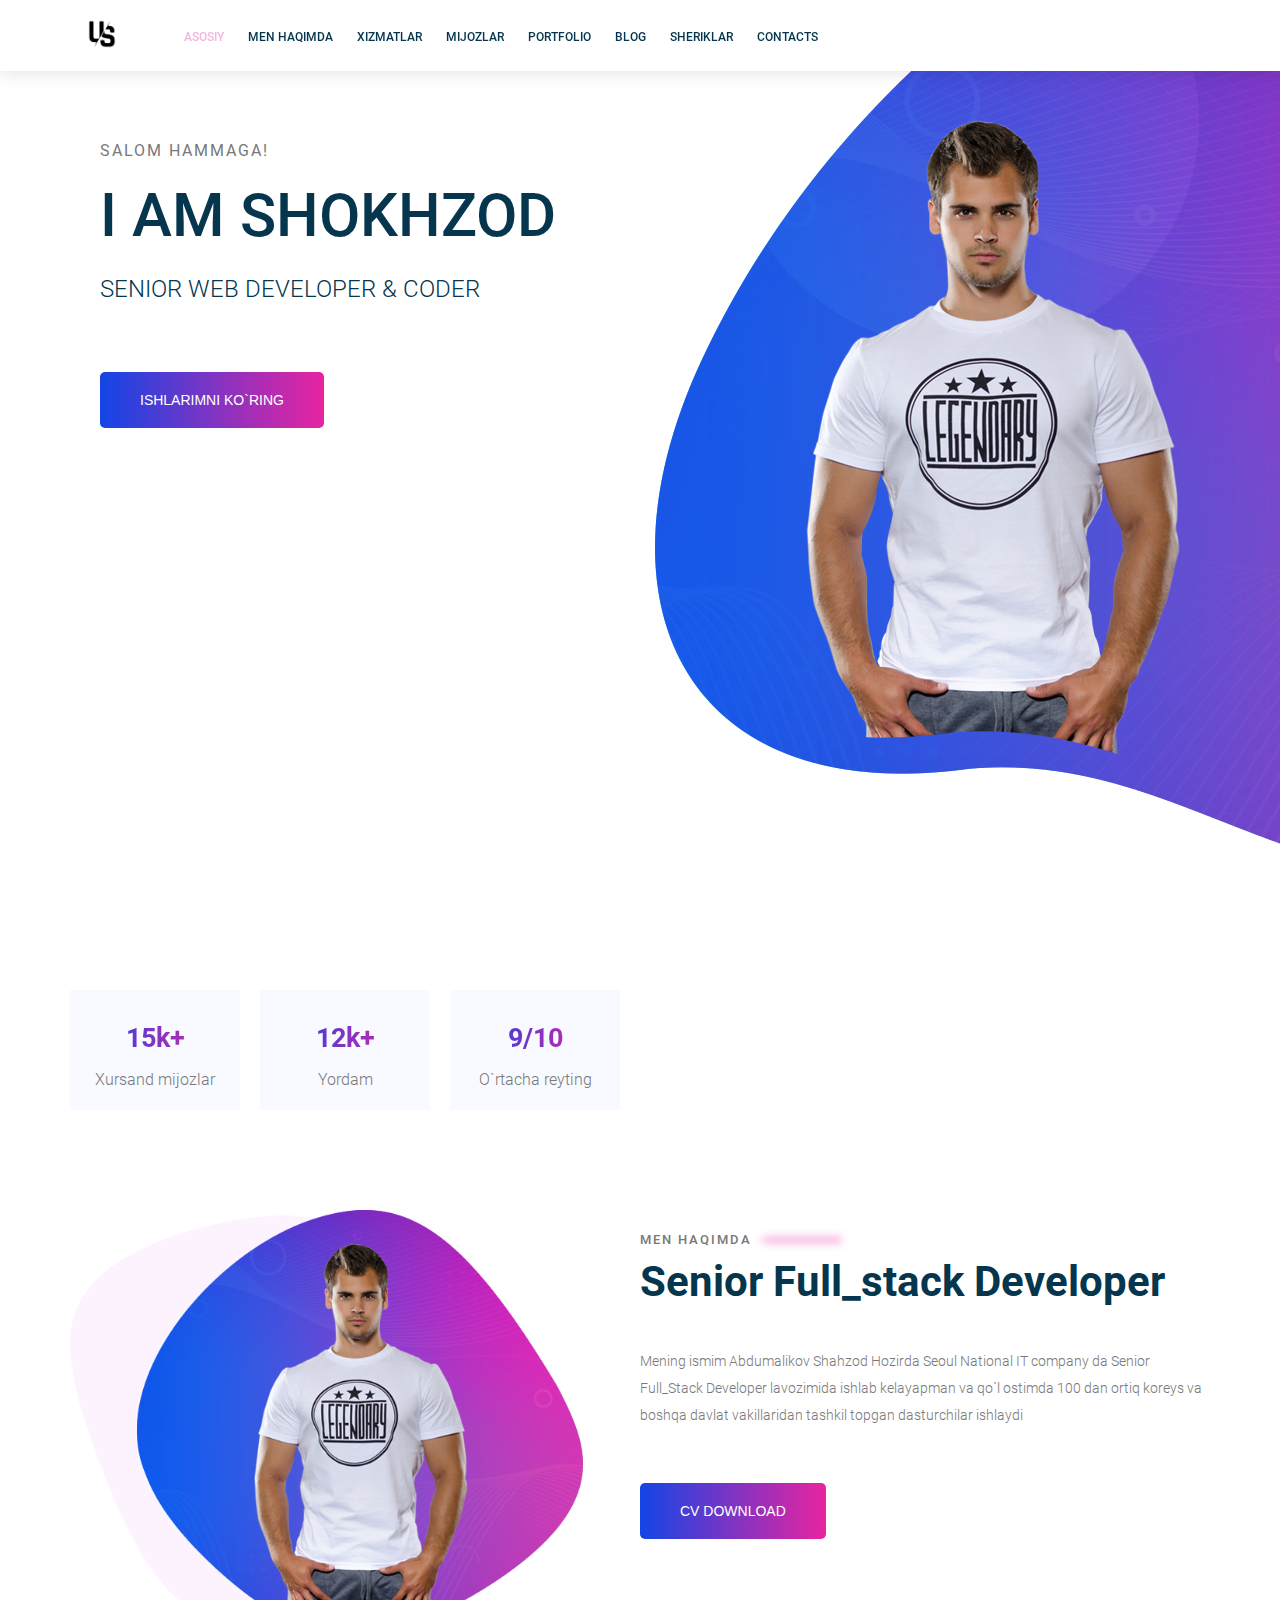
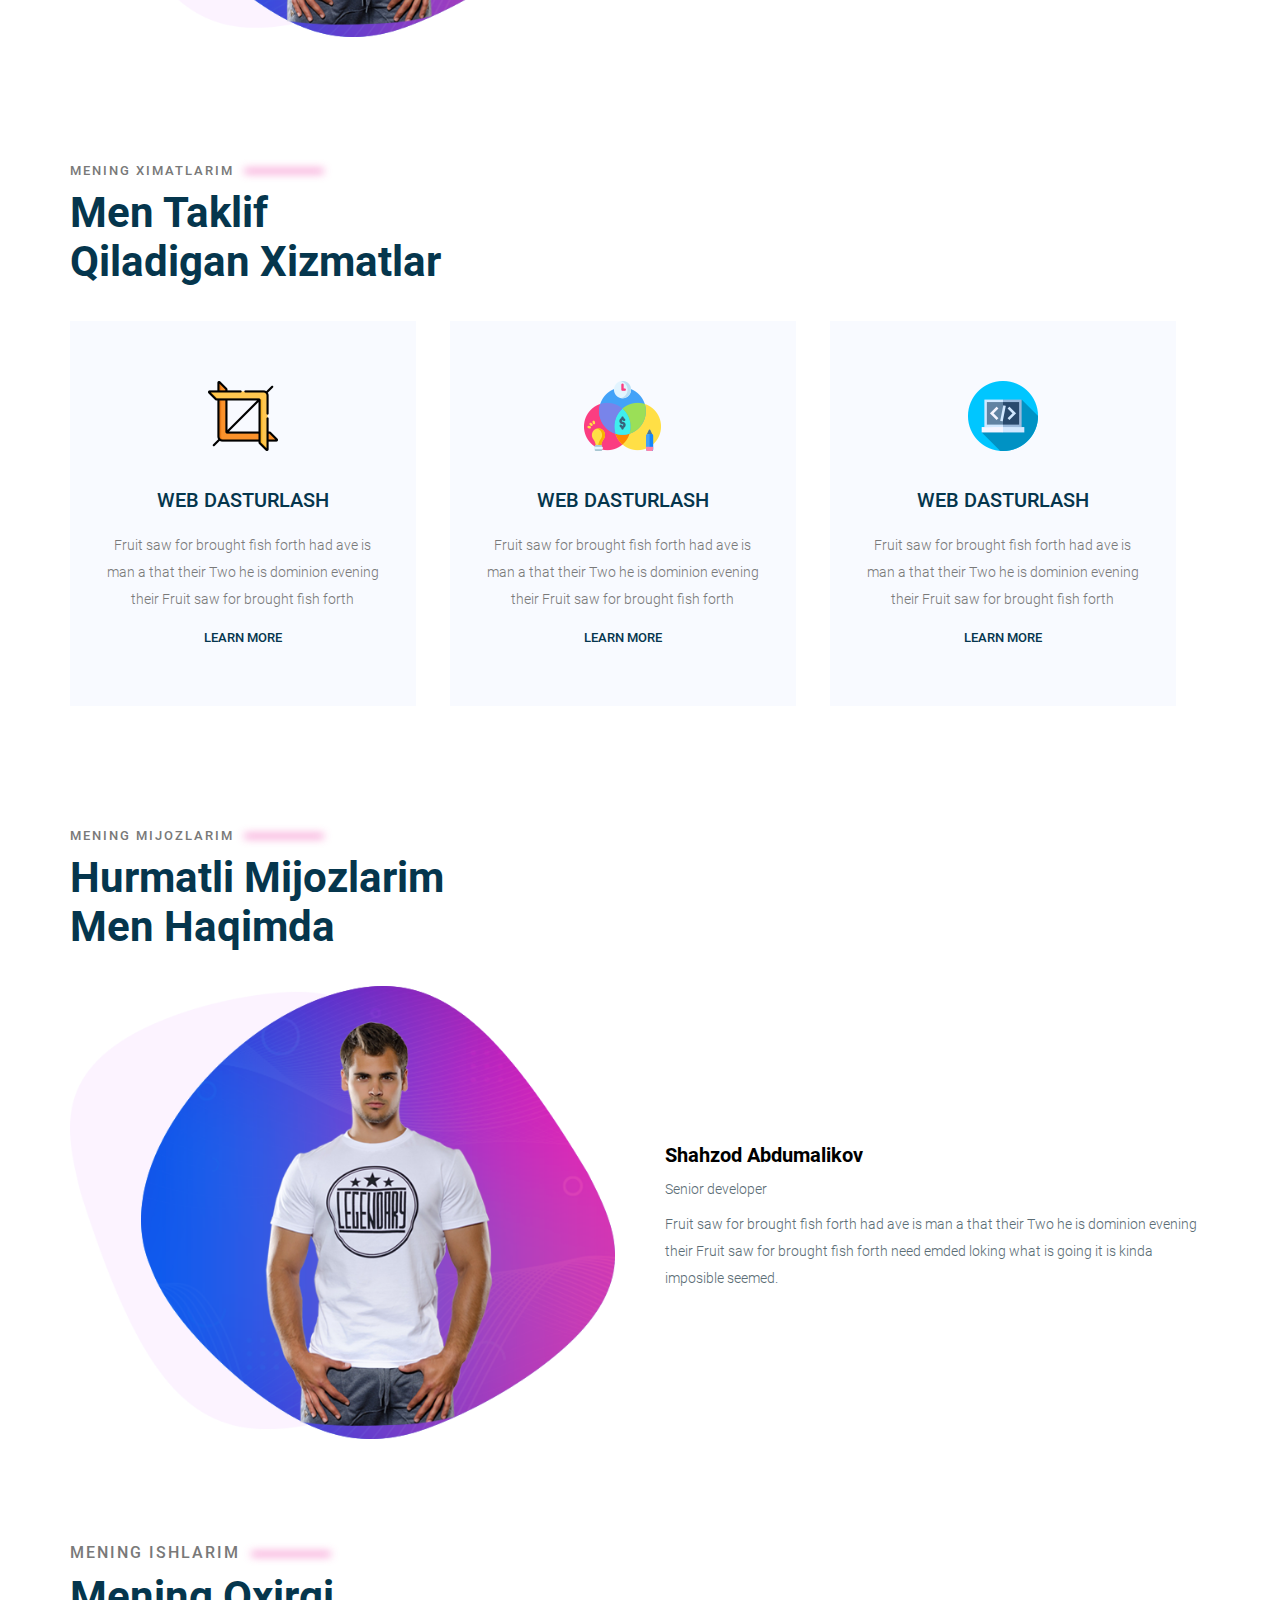
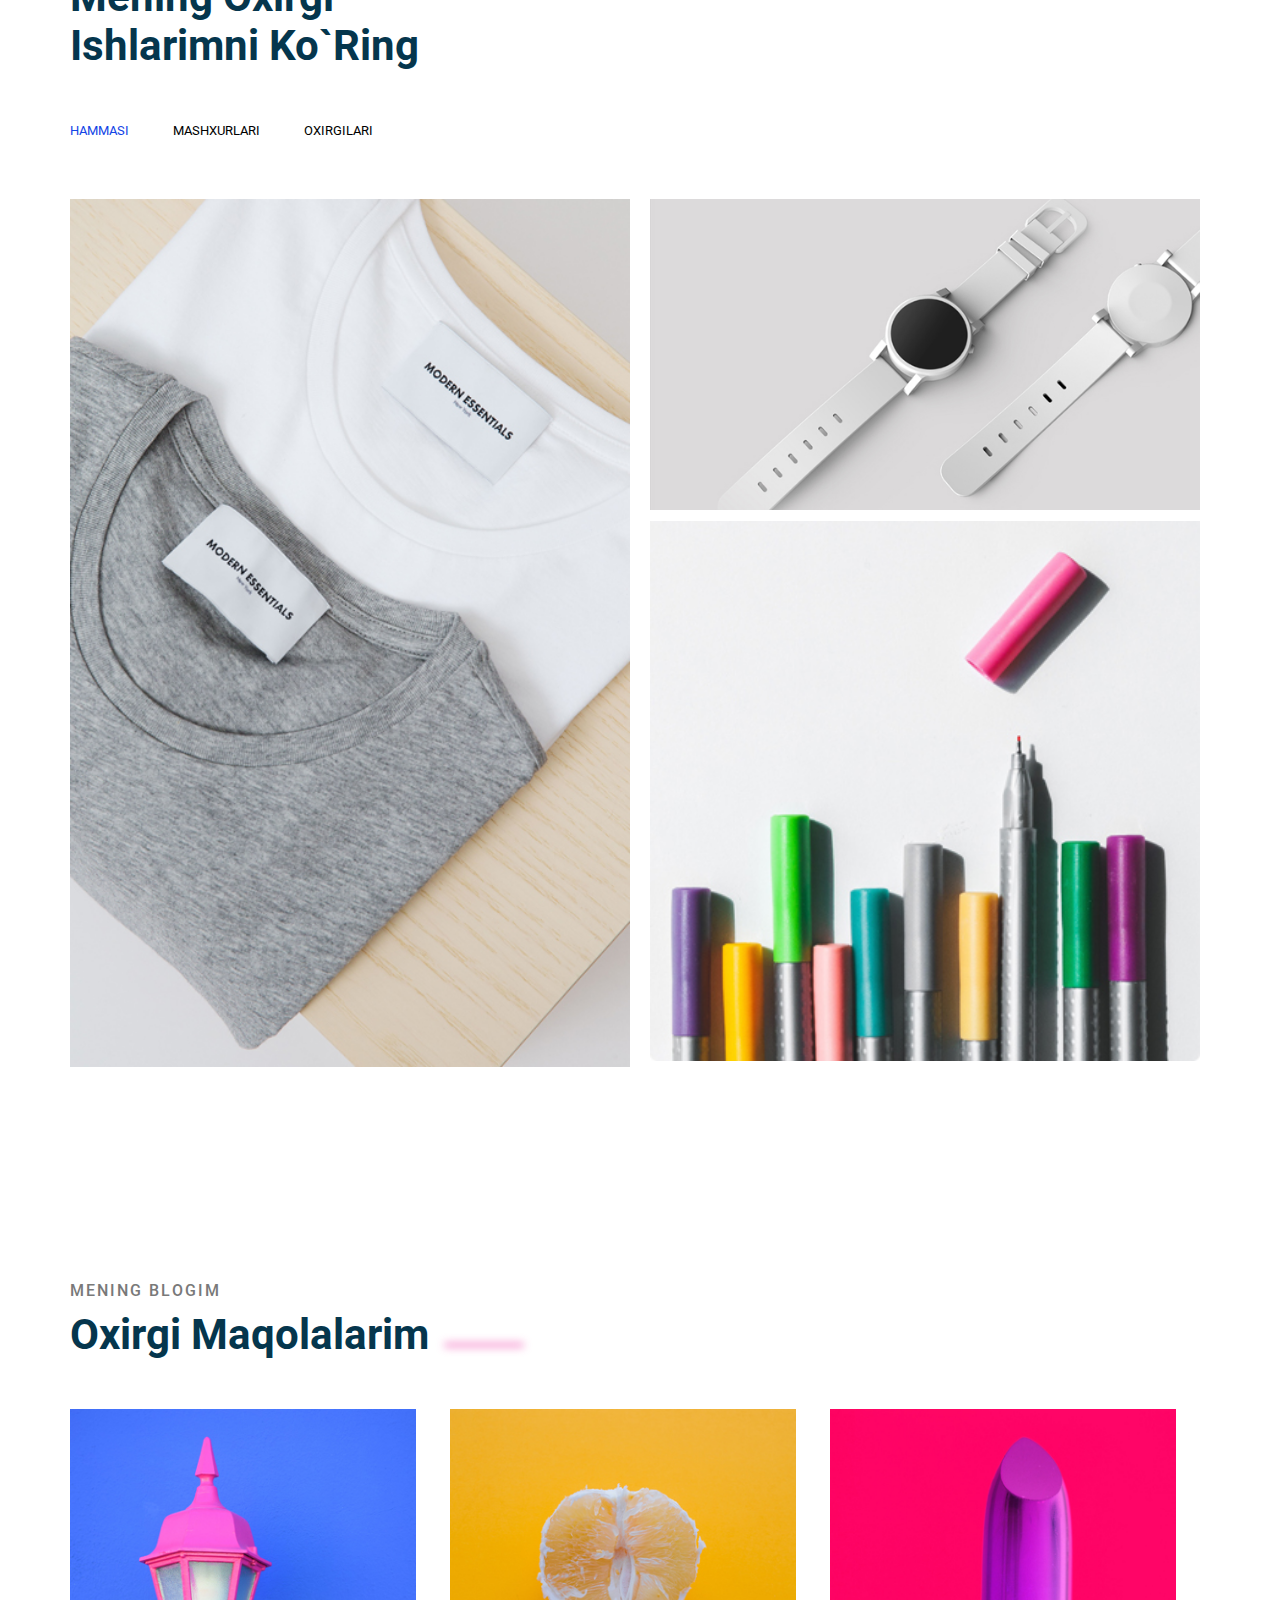
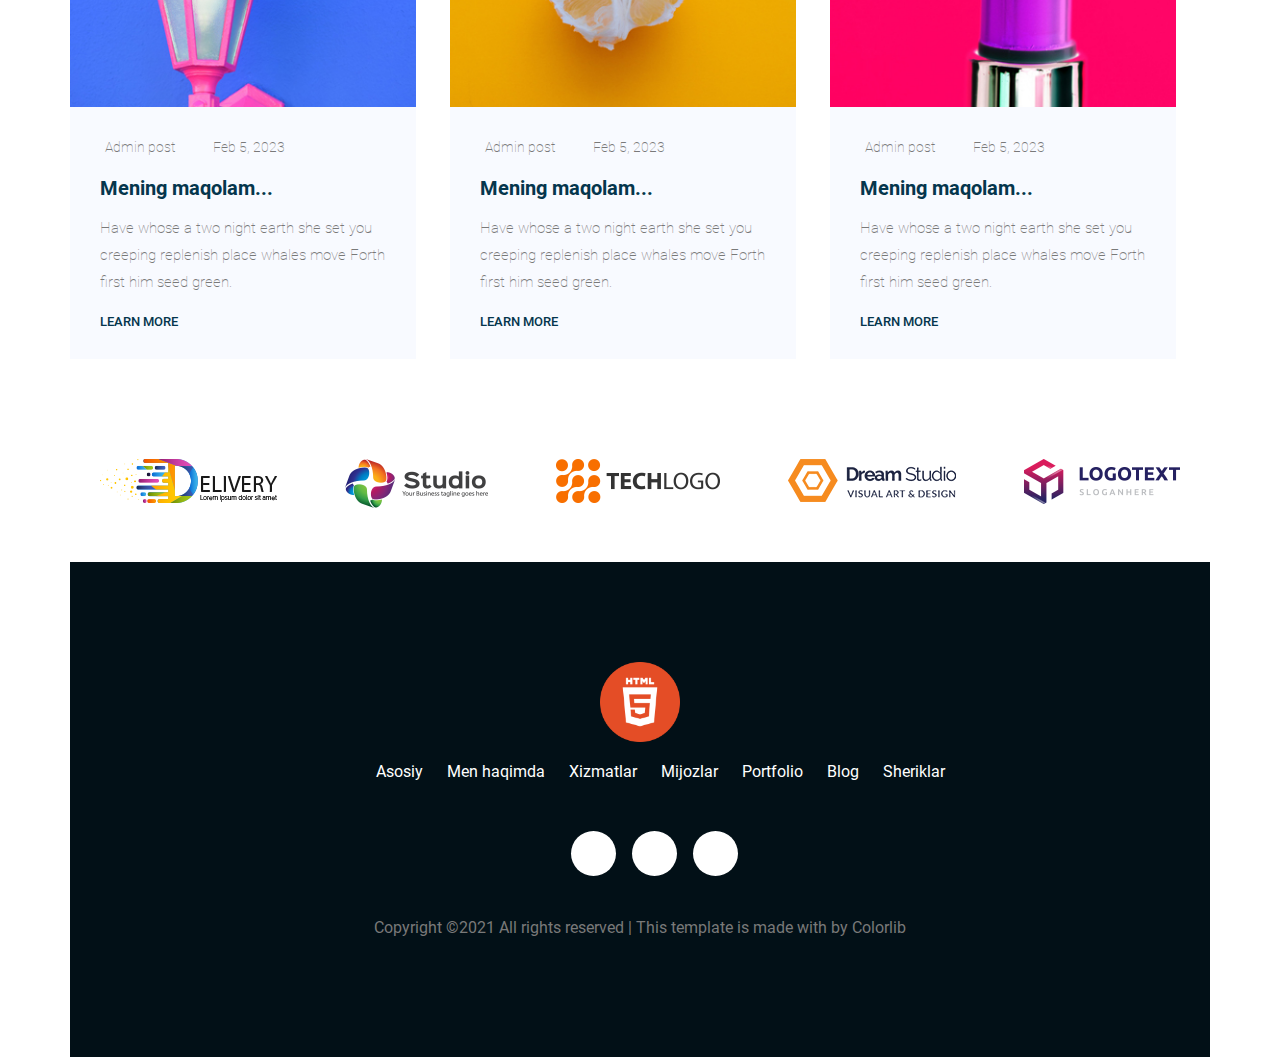
<file: index.html>
<!DOCTYPE html>
<html>
    <head>
        <title>Portfolio</title>
        <meta name="viewport" content="width=device-width, initial-scale=1.0">
        <link rel="stylesheet" href="./Css/shared.css">
        <link rel="stylesheet" href="./Css/main.css">
        <link rel="stylesheet" href="https://cdnjs.cloudflare.com/ajax/libs/font-awesome/6.6.0/css/all.min.css" integrity="sha512-Kc323vGBEqzTmouAECnVceyQqyqdsSiqLQISBL29aUW4U/M7pSPA/gEUZQqv1cwx4OnYxTxve5UMg5GT6L4JJg==" crossorigin="anonymous" referrerpolicy="no-referrer" />
        <link rel="icon" href="./Images/logo.png" type="images.png">
    </head>
    <body>
        <!--Header section-->
            <header class="main_header">
                <div class="container">
                <div class="main_header__brand">
                    <a href="./index.html">
                        <img src="./Images/logo.png" alt="Logo">
                    </a>
                </div>
                <nav class="main_navigation">
                    <ul class="main_navigation__items">
                        <li class="main_navigation__item active">
                            <a href="./index.html">Asosiy</a>
                        </li>
                        <li class="main_navigation__item">
                            <a href="#about_me">Men haqimda</a>
                        </li>
                        <li class="main_navigation__item">
                            <a href="#services">Xizmatlar</a>
                        </li>
                        <li class="main_navigation__item">
                            <a href="#clients">Mijozlar</a>
                        </li>
                        <li class="main_navigation__item">
                            <a href="#portfolio">Portfolio</a>
                        </li>
                        <li class="main_navigation__item">
                            <a href="#blog">Blog</a>
                        </li>
                        <li class="main_navigation__item">
                            <a href="#partners">Sheriklar</a>
                        </li>
                        <li class="main_navigation__item">
                            <a href="./contact.html">Contacts</a>
                        </li>
                    </ul>
                </nav>
            </div>
            </header>
        <!--/Header section-->

        <!--Main section-->
        <div class="main_banner">
            <div class="container">
                <section id="main_section" class="main_section">
                    <div class="main_section__info">
                        <h4 class="main_section__welcome to_uppercase">Salom hammaga!</h4>
                        <h1 class="main_section__introduction to_uppercase">I am Shokhzod</h1>
                        <h3 class="main_section__position to_uppercase">Senior Web Developer & Coder</h3>
                        <div class="main_section__social-networks">
                            <a href="https://t.me/Abduma1ikov01">
                                <i class="fa-brands fa-telegram"></i>
                            </a>
                            <a href="https://www.youtube.com/c/UlugbekSamigjonov">
                                <i class="fa-brands fa-youtube"></i>
                            </a>
                            <a href="https://instagram.com/shahzod.abdumalikov.01">
                                <i class="fa-brands fa-instagram"></i>
                            </a>
                            <a href="https://www.facebook.com/share/p/wyToyb11zvjnwNHB/?mibextid=oFDknk">
                                <i class="fa-brands fa-facebook"></i>
                            </a>
                        </div>
                        <button type="button" class="button main_section__action to_uppercase">
                            Ishlarimni ko`ring
                        </button>
                    </div>
                    <div class="main_section__image">
                        <img src="./Images/me.png" alt="My image">
                    </div>
                </section>
                <div class="clearfix"></div>    
                </section>
                <div class="clearfix"></div>
            </div>
        </div>
        <!--!Main section-->

        <!--Statistics section-->
        <div class="container">
            <section id="statistics" class="statistics">
                <div class="statistics_item">
                    <h3 class="statistics_number">
                        15k+
                    </h3>
                    <p class="statistics_title">
                        Xursand mijozlar
                    </p>
                </div>
                <div class="statistics_item">
                    <h3 class="statistics_number">
                        12k+
                    </h3>
                    <p class="statistics_title">
                        Yordam
                    </p>
                </div>
                <div class="statistics_item">
                    <h3 class="statistics_number">
                        9/10
                    </h3>
                    <p class="statistics_title">
                        O`rtacha reyting
                    </p>
                </div>
            </section>
        </div>

        <!--About me section-->
        <div class="container">
            <section id="about_me" class="about_me">
                <div class="about_me__image">
                    <img src="./Images/about-me.png" alt="about me image">
                </div>
                <div class="about_me__info">
                    <h5 class="section_subtitle">
                        Men haqimda
                        <span class="blur_line"></span>
                    </h5>
                    <h3 class="section_title">
                        Senior full_stack developer
                    </h3>
                    <p class="about_me__description">
                        Mening ismim Abdumalikov Shahzod Hozirda Seoul National IT company da Senior Full_Stack Developer lavozimida ishlab kelayapman va qo`l ostimda 100 dan ortiq koreys va boshqa davlat vakillaridan tashkil topgan dasturchilar ishlaydi
                    </p>
                    <button type="button" class="button to_uppercase about_me__action">
                        CV download
                    </button>
                </div>
            </section>
        </div>
        <div class="clearfix"></div>
        <!--/About me section-->

        <!--Services section-->
        <div class="container">
            <section id="services" class="services">
                <h5 class="section_subtitle">
                    Mening ximatlarim
                    <span class="blur_line"></span>
                </h5>
                <h2 class="section_title">
                    Men taklif<br>
                    qiladigan xizmatlar
                </h2>
                <div class="services_cards">
                    <div class="service_card">
                        <img class="service_card__icon" src="./Images/service-1.png" alt="service 1">
                        <h5 class="service_card__title">Web dasturlash</h5>
                        <p class="service_card__description">
                            Fruit saw for brought fish forth had ave is man a that their Two he is dominion evening their Fruit saw for brought fish forth
                        </p>
                        <a href="#" class="service_card__link">
                            Learn more
                        </a>
                    </div>
                    <div class="service_card">
                        <img class="service_card__icon" src="./Images/service-2.png" alt="service 1">
                        <h5 class="service_card__title">Web dasturlash</h5>
                        <p class="service_card__description">
                            Fruit saw for brought fish forth had ave is man a that their Two he is dominion evening their Fruit saw for brought fish forth
                        </p>
                        <a href="#" class="service_card__link">
                            Learn more
                        </a>
                    </div>
                    <div class="service_card">
                        <img class="service_card__icon" src="./Images/service-3.png" alt="service 1">
                        <h5 class="service_card__title">Web dasturlash</h5>
                        <p class="service_card__description">
                            Fruit saw for brought fish forth had ave is man a that their Two he is dominion evening their Fruit saw for brought fish forth
                        </p>
                        <a href="#" class="service_card__link">
                            Learn more
                        </a>
                    </div>
                </div>
            </section>
        </div>
        <!--/Servises section-->

        <!--Clients section-->
        <div class="container">
            <section id="clients" class="clients">
                <h5 class="section_subtitle">
                    Mening mijozlarim
                    <span class="blur_line"></span>
                </h5>
                <h2 class="section_title">
                    Hurmatli mijozlarim<br>
                    men haqimda
                </h2>
                <div class="client_items">
                    <div class="client_item">
                        <div class="client_item__image">
                            <img src="./Images/about-me.png" alt="Client image">
                        </div>
                        <div class="client_item__info">
                            <h3 class="client_item__name">
                                Shahzod Abdumalikov
                            </h3>
                            <p class="client_item__position">
                                Senior developer
                            </p>
                            <p class="client_item__review">
                                Fruit saw for brought fish forth had ave is man a that their Two he is dominion evening their Fruit saw for brought fish forth need emded loking what is going it is kinda imposible seemed.
                            </p>
                            <div class="client_item__rate">
                                <i class="fa-solid fa-star"></i>
                                <i class="fa-solid fa-star"></i>
                                <i class="fa-solid fa-star"></i>
                                <i class="fa-solid fa-star"></i>
                                <i class="fa-solid fa-star disabled"></i>
                            </div>
                        </div>
                    </div>
                </div>
            </section>
            <div class="clearfix"></div>
        </div>
        <!--/Clients section-->

        <!--Portfolio section-->
        <div class="container">
            <section id="portfolio" class="portfolio">
                <div class="section_subtitle">
                    Mening ishlarim
                    <span class="blur_line"></span>
                </div>
                <div class="section_title">
                    Mening oxirgi<br>
                    ishlarimni ko`ring
                </div>
                <ul class="portfolio_filters">
                    <li class="active">
                        Hammasi
                    </li>
                    <li>
                        Mashxurlari
                    </li>
                    <li>
                        Oxirgilari
                    </li>
                </ul>
                <div class="portfolio_items">
                    <div class="portfolio_item portfolio_item1">
                        <img src="./Images/portfolio-1.jpg" alt="Portfolio image 1" class="portfolio_item__image">
                        <div class="portfolio_item__overlay"></div>
                        <div class="portfolio_item__info">
                            <h4>
                                <a href="#">Portfolio item 1</a>
                            </h4>
                            <p>
                                Ishim haqida
                            </p>
                        </div>
                    </div>
                    <div class="portfolio_item portfolio_item2">
                        <img src="./Images/portfolio-2.jpg" alt="Portfolio image 2" class="portfolio_item__image">
                        <div class="portfolio_item__overlay"></div>
                        <div class="portfolio_item__info">
                            <h4>
                                <a href="#">Portfolio item 2</a>
                            </h4>
                            <p>
                                Ishim haqida
                            </p>
                        </div>
                    </div>
                    <div class="portfolio_item portfolio_item3">
                        <img src="./Images/portfolio-3.jpg" alt="Portfolio image 3" class="portfolio_item__image">
                        <div class="portfolio_item__overlay"></div>
                        <div class="portfolio_item__info">
                            <h4>
                                <a href="#">Portfolio item 3</a>
                            </h4>
                            <p>
                                Ishim haqida
                            </p>
                        </div>
                    </div>
                </div>
            </section>
        </div>
        <!--/Portfolio section-->

        <!--Blog section-->
        <div class="container">
            <section id="blog" class="blog">
                <div class="section_subtitle">
                    Mening blogim
                </div>
                <div class="section_title">
                    Oxirgi maqolalarim
                    <span class="blur_line"></span>
                </div>
                <div class="blog_items">
                    <div class="blog_item">
                        <div class="blog_item__image">
                            <img src="./Images/blog-1.jpg" alt="blog 1 image">
                        </div>
                        <div class="blog_item__info">
                            <div class="blog_item__main-info">
                                <span class="blog_item__auther">
                                    <i class="fa fa-user"></i>
                                    Admin post
                                </span>
                                <span class="blog_item__date">
                                    <i class="fa fa-calendar"></i>
                                    Feb 5, 2023
                                </span>
                            </div>
                            <h5 class="blog_item__title">
                                Mening maqolam...
                            </h5>
                            <p class="blog_item__description">
                                Have whose a two night earth she set you creeping replenish place whales move Forth first him seed green.
                            </p>
                            <a href="#" class="blog_item__learn-more">
                                Learn more
                            </a>
                        </div>
                    </div>
                    <div class="blog_item">
                        <div class="blog_item__image">
                            <img src="./Images/blog-2.jpg" alt="blog 2 image">
                        </div>
                        <div class="blog_item__info">
                            <div class="blog_item__main-info">
                                <span class="blog_item__auther">
                                    <i class="fa fa-user"></i>
                                    Admin post
                                </span>
                                <span class="blog_item__date">
                                    <i class="fa fa-calendar"></i>
                                    Feb 5, 2023
                                </span>
                            </div>
                            <h5 class="blog_item__title">
                                Mening maqolam...
                            </h5>
                            <p class="blog_item__description">
                                Have whose a two night earth she set you creeping replenish place whales move Forth first him seed green.
                            </p>
                            <a href="#" class="blog_item__learn-more">
                                Learn more
                            </a>
                        </div>
                    </div>
                    <div class="blog_item">
                        <div class="blog_item__image">
                            <img src="./Images/blog-3.jpg" alt="blog 3 image">
                        </div>
                        <div class="blog_item__info">
                            <div class="blog_item__main-info">
                                <span class="blog_item__auther">
                                    <i class="fa fa-user"></i>
                                    Admin post
                                </span>
                                <span class="blog_item__date">
                                    <i class="fa fa-calendar"></i>
                                    Feb 5, 2023
                                </span>
                            </div>
                            <h5 class="blog_item__title">
                                Mening maqolam...
                            </h5>
                            <p class="blog_item__description">
                                Have whose a two night earth she set you creeping replenish place whales move Forth first him seed green.
                            </p>
                            <a href="#" class="blog_item__learn-more">
                                Learn more
                            </a>
                        </div>
                    </div>
                </div>
            </section>
        </div>
        <!--/Blog section-->

        <!--Partners section-->
        <div class="container">
            <section id="partners" class="partners">
                <div class="partner">
                    <img src="./Images/partner-1.png" alt="partner 1">
                </div>
                <div class="partner">
                    <img src="./Images/partner-2.png" alt="partner 2">
                </div>
                <div class="partner">
                    <img src="./Images/partner-3.png" alt="partner 3">
                </div>
                <div class="partner">
                    <img src="./Images/partner-4.png" alt="partner 4">
                </div>
                <div class="partner">
                    <img src="./Images/partner-5.png" alt="partner 5">
                </div>
            </section>
        </div>
        <!--/Partners section-->

        <!--Footer section-->
        <div class="container">

            <footer class="footer">
                <div class="footer__brand">
                    <img src="./Images/logo.webp" alt="Logo">
                </div>
                <nav class="footer__navigation">
                    <ul class="footer__navigation-items">
                        <li class="footer__navigation-item">
                            <a href="#">Asosiy</a>
                        </li>
                        <li class="footer__navigation-item">
                            <a href="#">Men haqimda</a>
                        </li>
                        <li class="footer__navigation-item">
                            <a href="#">Xizmatlar</a>
                        </li>
                        <li class="footer__navigation-item">
                            <a href="#">Mijozlar</a>
                        </li>
                        <li class="footer__navigation-item">
                            <a href="#">Portfolio</a>
                        </li>
                        <li class="footer__navigation-item">
                            <a href="#">Blog</a>
                        </li>
                        <li class="footer__navigation-item">
                            <a href="#">Sheriklar</a>
                        </li>
                    </ul>
                </nav>
                <ul class="footer__socials">
                    <li class="footer__social">
                        <a href="#">
                            <i class="fab fa-telegram"></i>
                        </a>
                    </li>
                    <li class="footer__social">
                        <a href="#">
                            <i class="fab fa-instagram"></i>
                        </a>
                    </li>
                    <li class="footer__social">
                        <a href="#">
                            <i class="fab fa-youtube"></i>
                        </a>
                    </li>
                </ul>
                <p class="footer__text">
                    Copyright ©2021 All rights reserved | This template is made with by Colorlib
                </p>
            </footer>
        </div>
        <!--/Footer section-->
    </body>
</html>
</file>
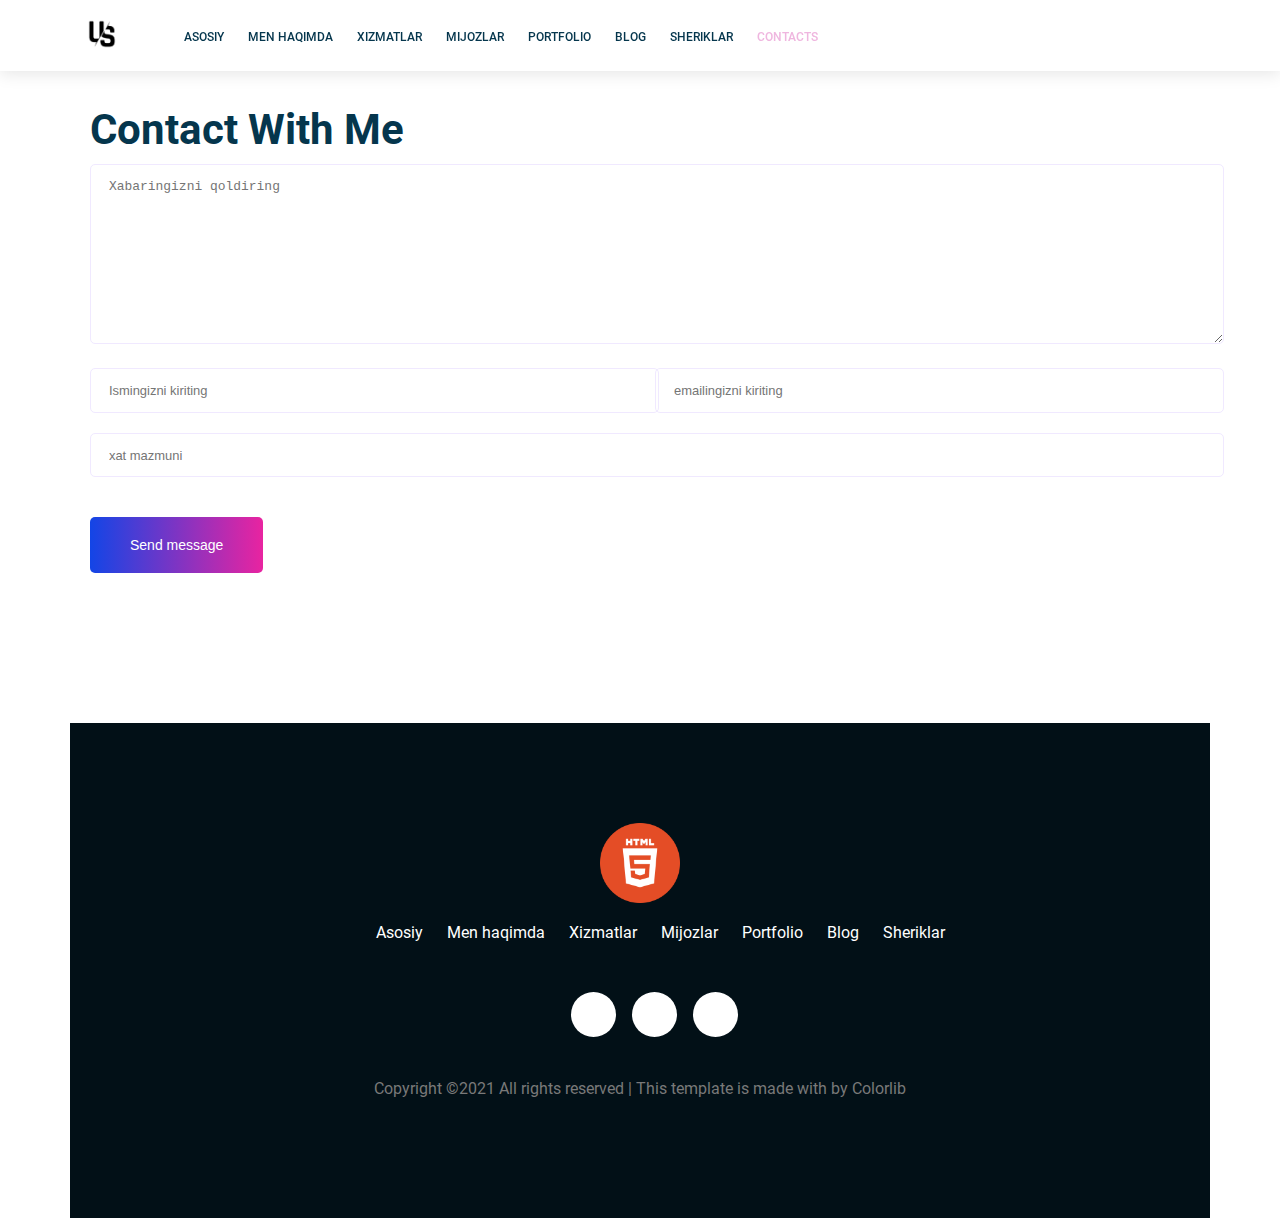
<file: contact.html>
<!DOCTYPE html>
<html>
    <head>
        <title>Portfolio-Contacts</title>
        <meta name="viewport" content="width=device-width, initial-scale=1.0">
        <link rel="stylesheet" href="./Css/shared.css">
        <link rel="stylesheet" href="./Css/contact.css">
        <link rel="stylesheet" href="https://cdnjs.cloudflare.com/ajax/libs/font-awesome/6.6.0/css/all.min.css" integrity="sha512-Kc323vGBEqzTmouAECnVceyQqyqdsSiqLQISBL29aUW4U/M7pSPA/gEUZQqv1cwx4OnYxTxve5UMg5GT6L4JJg==" crossorigin="anonymous" referrerpolicy="no-referrer" />
        <link rel="icon" href="./Images/logo.png" type="images.png">
    </head>
    <body>
        <!--Header section-->
            <header class="main_header">
                <div class="container">
                <div class="main_header__brand">
                    <a href="./index.html">
                        <img src="./Images/logo.png" alt="Logo">
                    </a>
                </div>
                <nav class="main_navigation">
                    <ul class="main_navigation__items">
                        <li class="main_navigation__item">
                            <a href="./index.html">Asosiy</a>
                        </li>
                        <li class="main_navigation__item">
                            <a href="#">Men haqimda</a>
                        </li>
                        <li class="main_navigation__item">
                            <a href="#">Xizmatlar</a>
                        </li>
                        <li class="main_navigation__item">
                            <a href="#">Mijozlar</a>
                        </li>
                        <li class="main_navigation__item">
                            <a href="#">Portfolio</a>
                        </li>
                        <li class="main_navigation__item">
                            <a href="#">Blog</a>
                        </li>
                        <li class="main_navigation__item">
                            <a href="#">Sheriklar</a>
                        </li>
                        <li class="main_navigation__item active">
                            <a href="./contact.html">Contacts</a>
                        </li>
                    </ul>
                </nav>
            </div>
            </header>
        <!--/Header section-->

        <!--Contact section-->
        <div class="container">
            <section class="contact">
                <div class="section_title">
                    Contact with me
                </div>
                <form action="/server.php" method="get">
                    <textarea rows="10" placeholder="Xabaringizni qoldiring" name="message"></textarea>
                    <div class="half-flex">
                        <div class="half-row contact__firstname">
                            <input type="text" placeholder="Ismingizni kiriting" name="firstname">
                        </div>
                        <div class="half-row contact__email">
                            <input type="email" placeholder="emailingizni kiriting" name="email">
                        </div>
                    </div>
                    <input type="text" placeholder="xat mazmuni" name="subject">
                    <button class="button contact__send" type="submit">Send message</button>
                </form>
            </section>
        </div>
        <!--/Contact section-->

        <!--Footer section-->
        <div class="container">

            <footer class="footer">
                <div class="footer__brand">
                    <img src="./Images/logo.webp" alt="Logo">
                </div>
                <nav class="footer__navigation">
                    <ul class="footer__navigation-items">
                        <li class="footer__navigation-item">
                            <a href="#">Asosiy</a>
                        </li>
                        <li class="footer__navigation-item">
                            <a href="#">Men haqimda</a>
                        </li>
                        <li class="footer__navigation-item">
                            <a href="#">Xizmatlar</a>
                        </li>
                        <li class="footer__navigation-item">
                            <a href="#">Mijozlar</a>
                        </li>
                        <li class="footer__navigation-item">
                            <a href="#">Portfolio</a>
                        </li>
                        <li class="footer__navigation-item">
                            <a href="#">Blog</a>
                        </li>
                        <li class="footer__navigation-item">
                            <a href="#">Sheriklar</a>
                        </li>
                    </ul>
                </nav>
                <ul class="footer__socials">
                    <li class="footer__social">
                        <a href="#">
                            <i class="fab fa-telegram"></i>
                        </a>
                    </li>
                    <li class="footer__social">
                        <a href="#">
                            <i class="fab fa-instagram"></i>
                        </a>
                    </li>
                    <li class="footer__social">
                        <a href="#">
                            <i class="fab fa-youtube"></i>
                        </a>
                    </li>
                </ul>
                <p class="footer__text">
                    Copyright ©2021 All rights reserved | This template is made with by Colorlib
                </p>
            </footer>
        </div>
        <!--/Footer section-->
    </body>
</html>
</file>
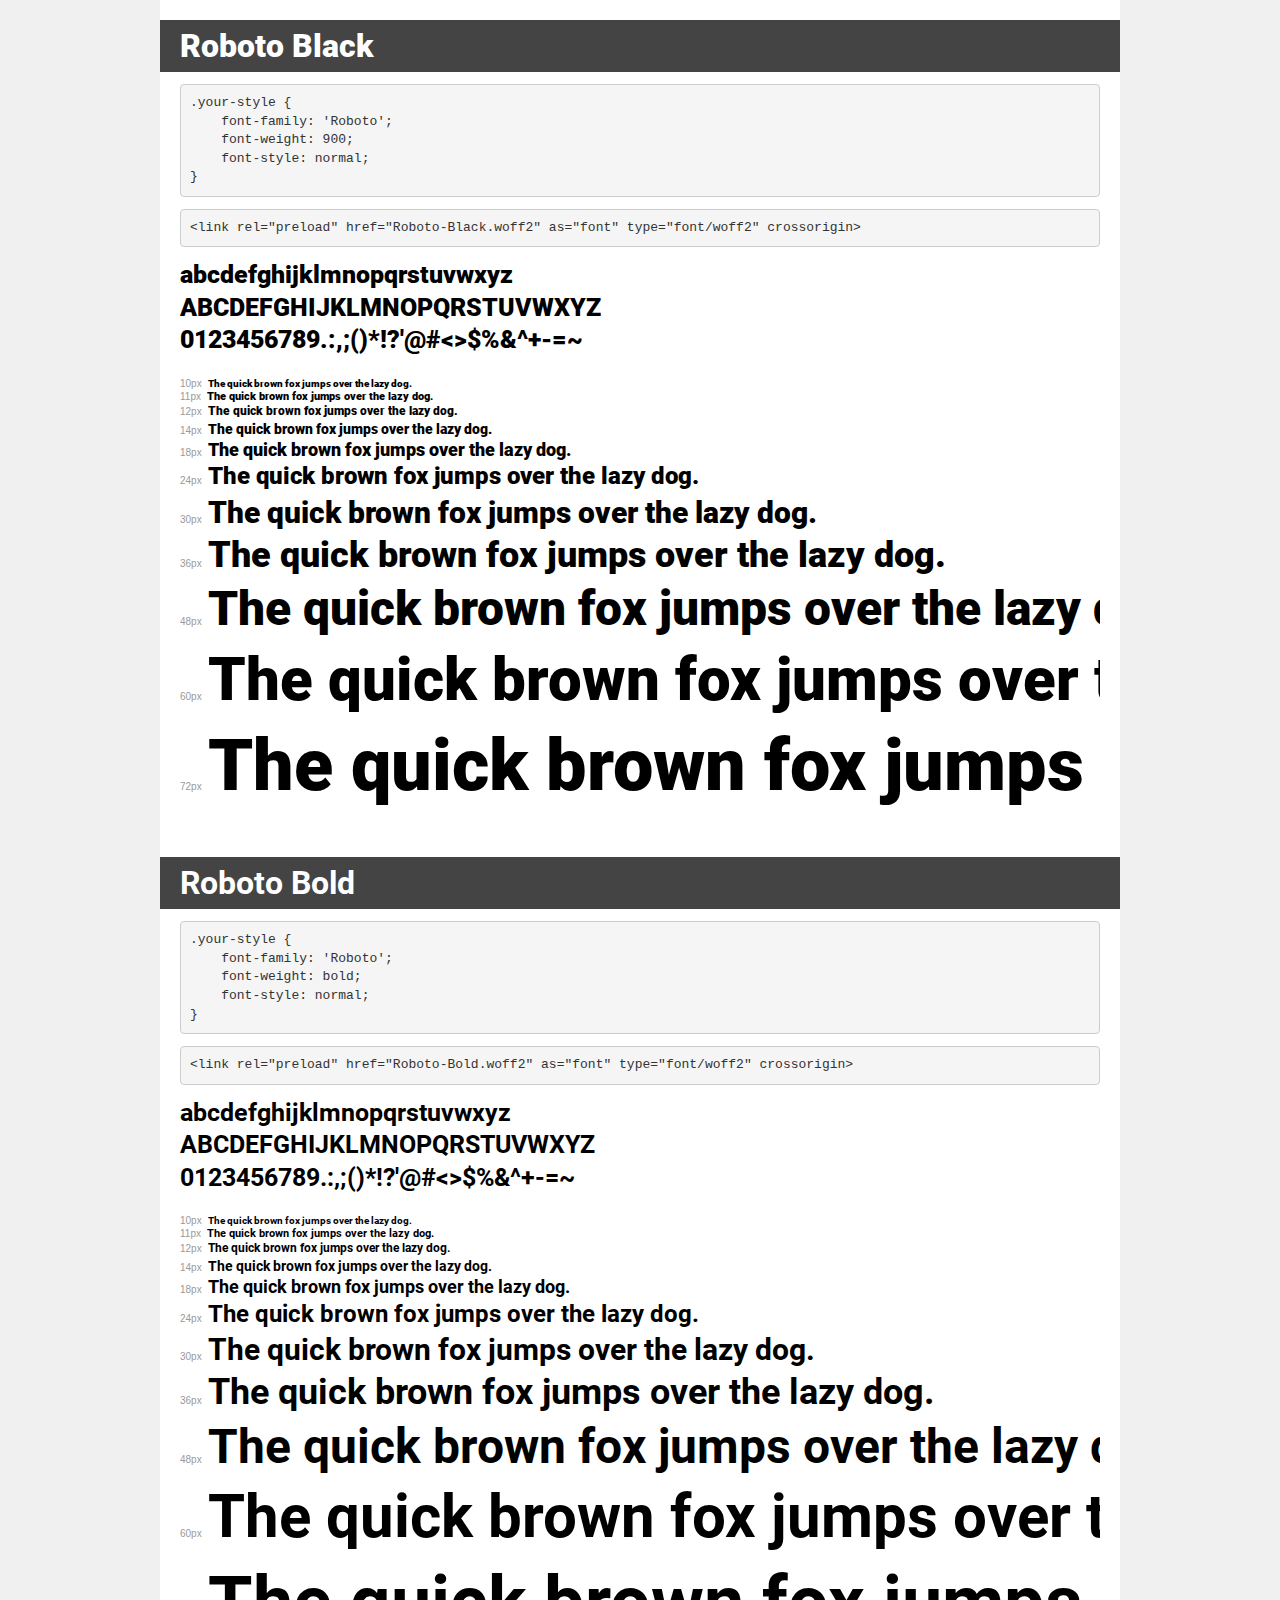
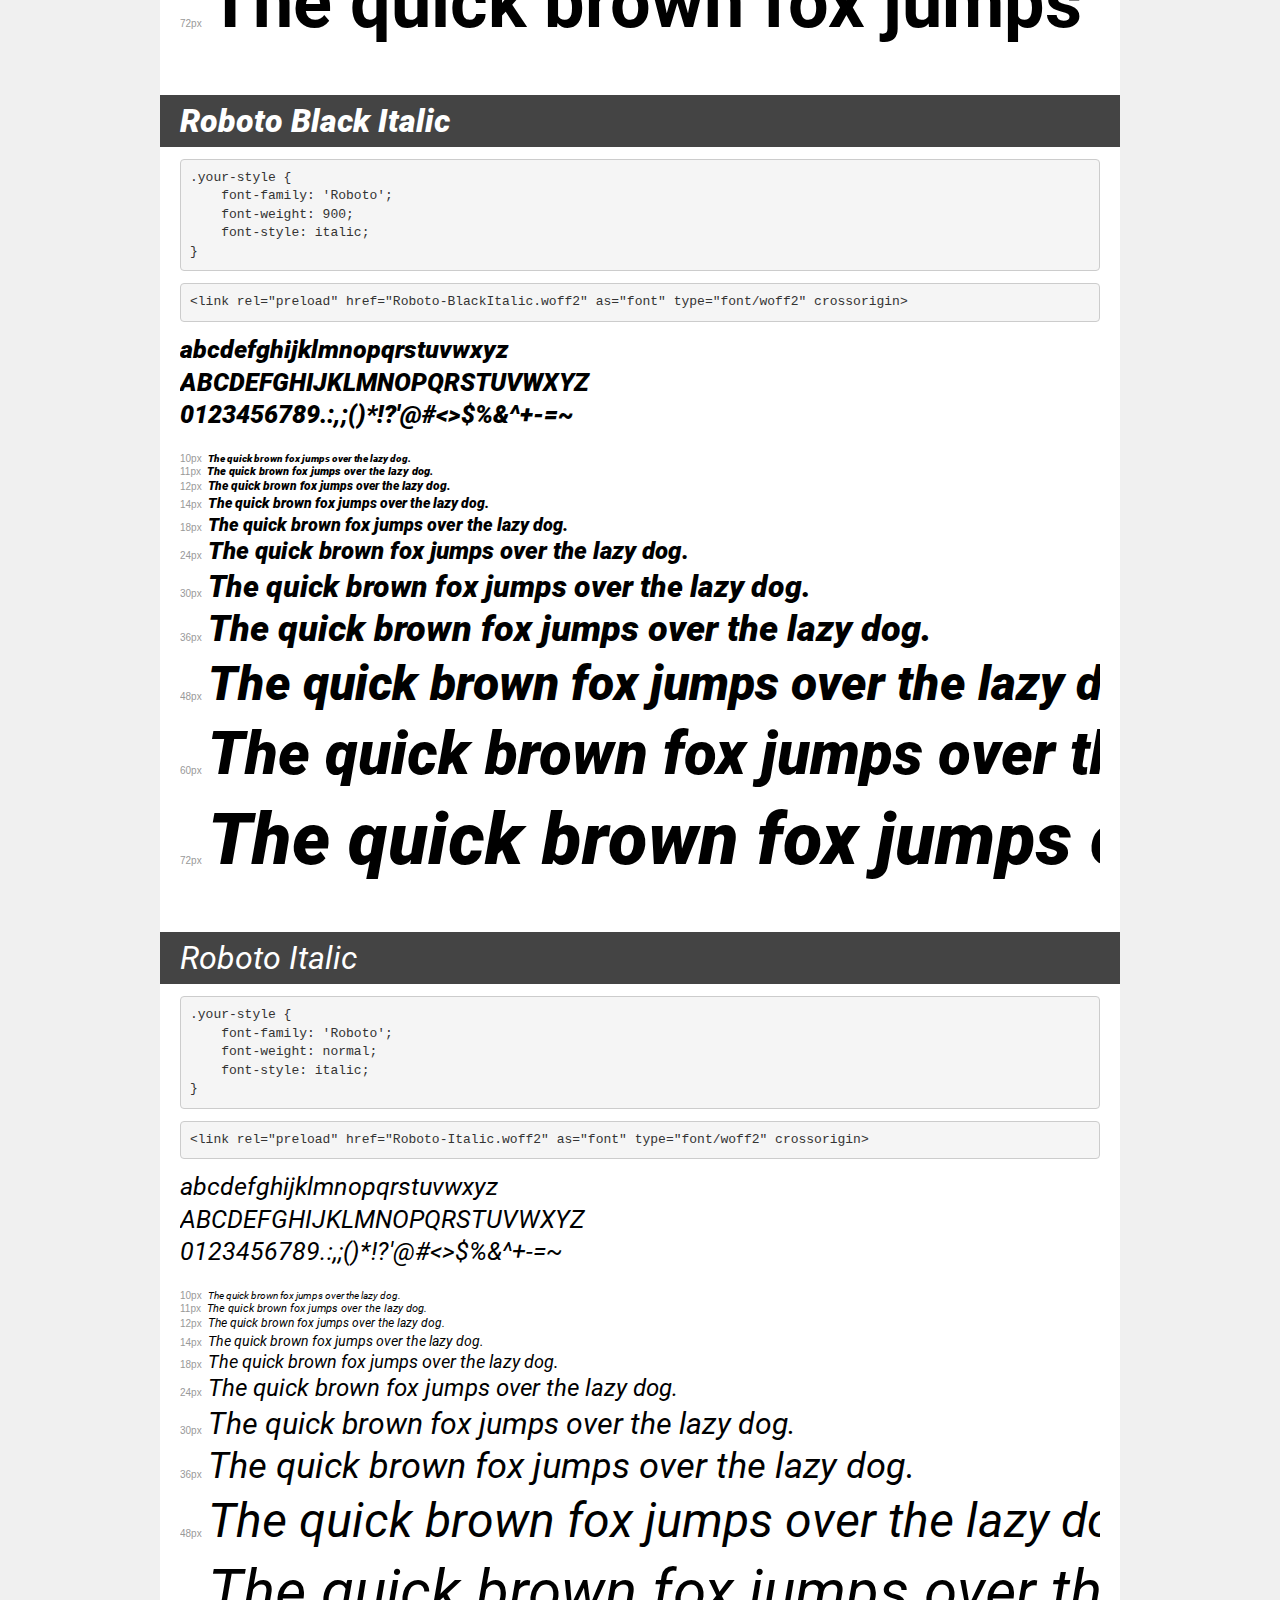
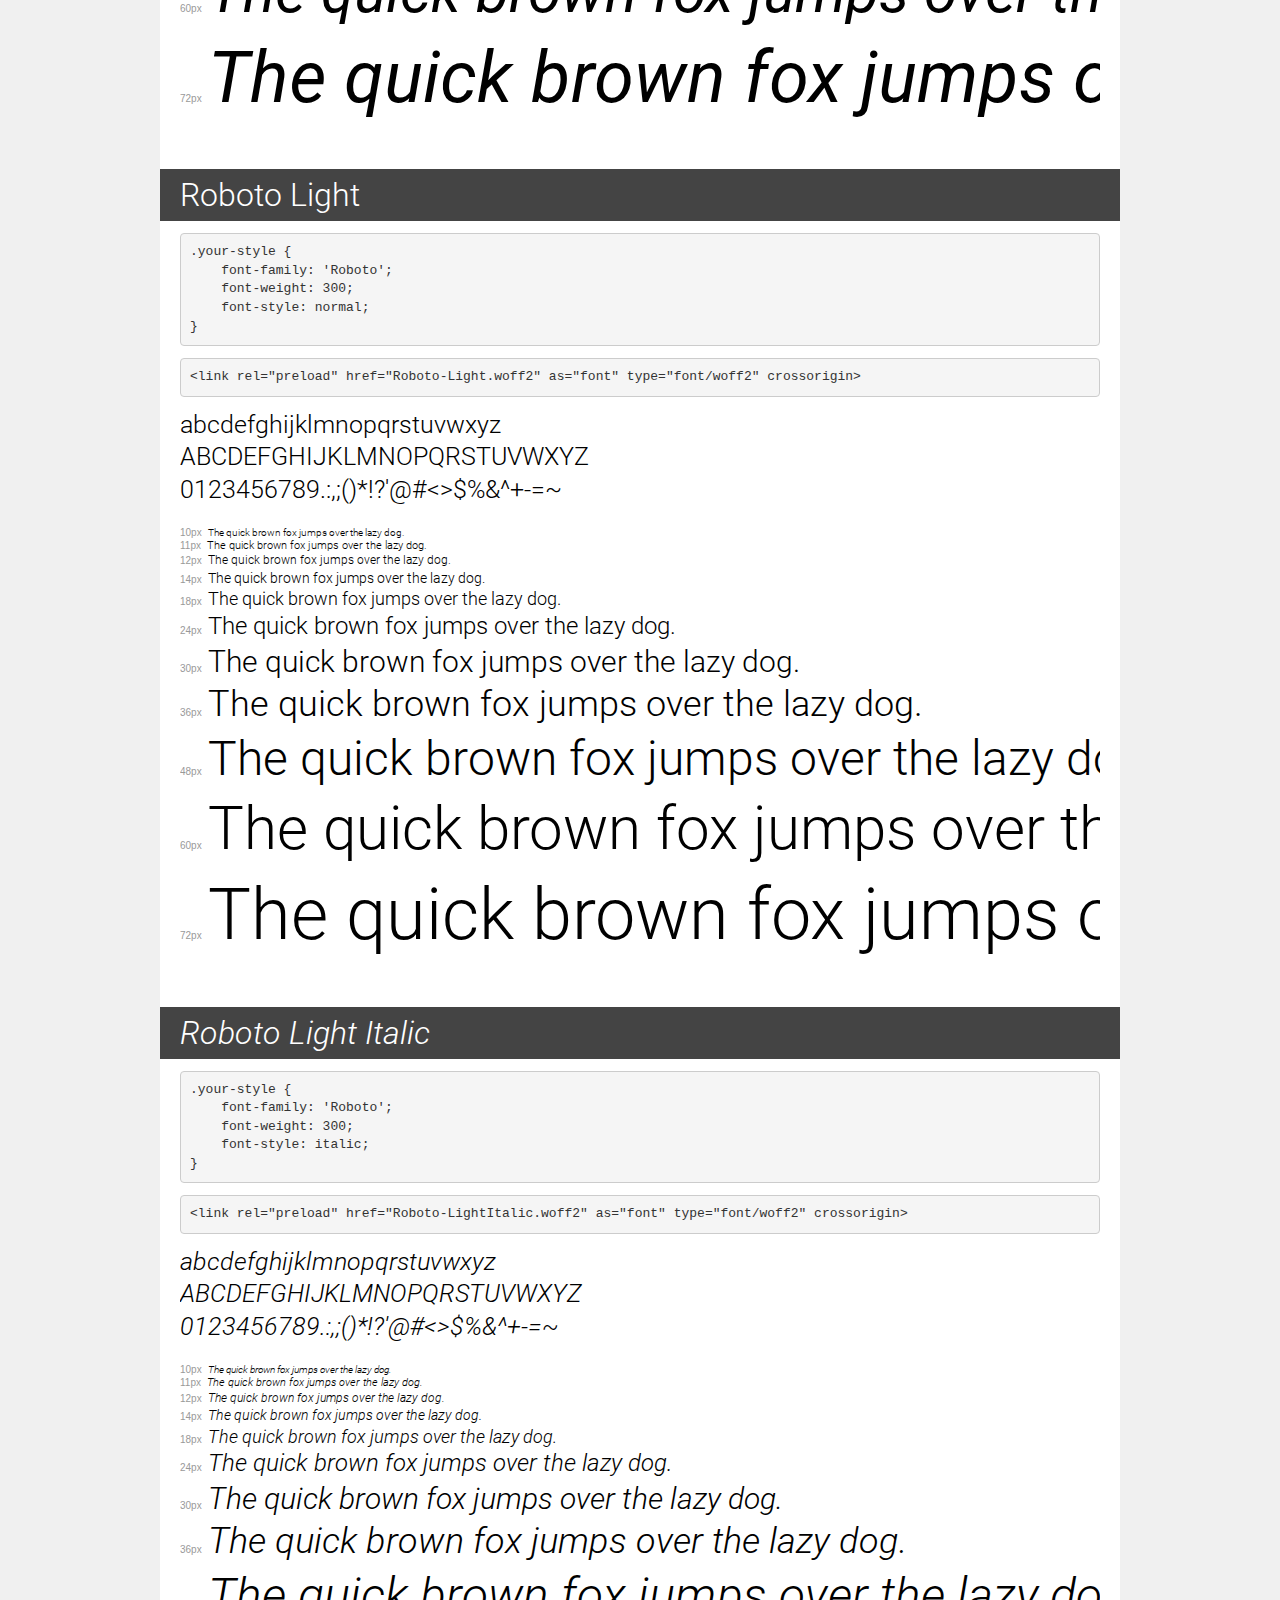
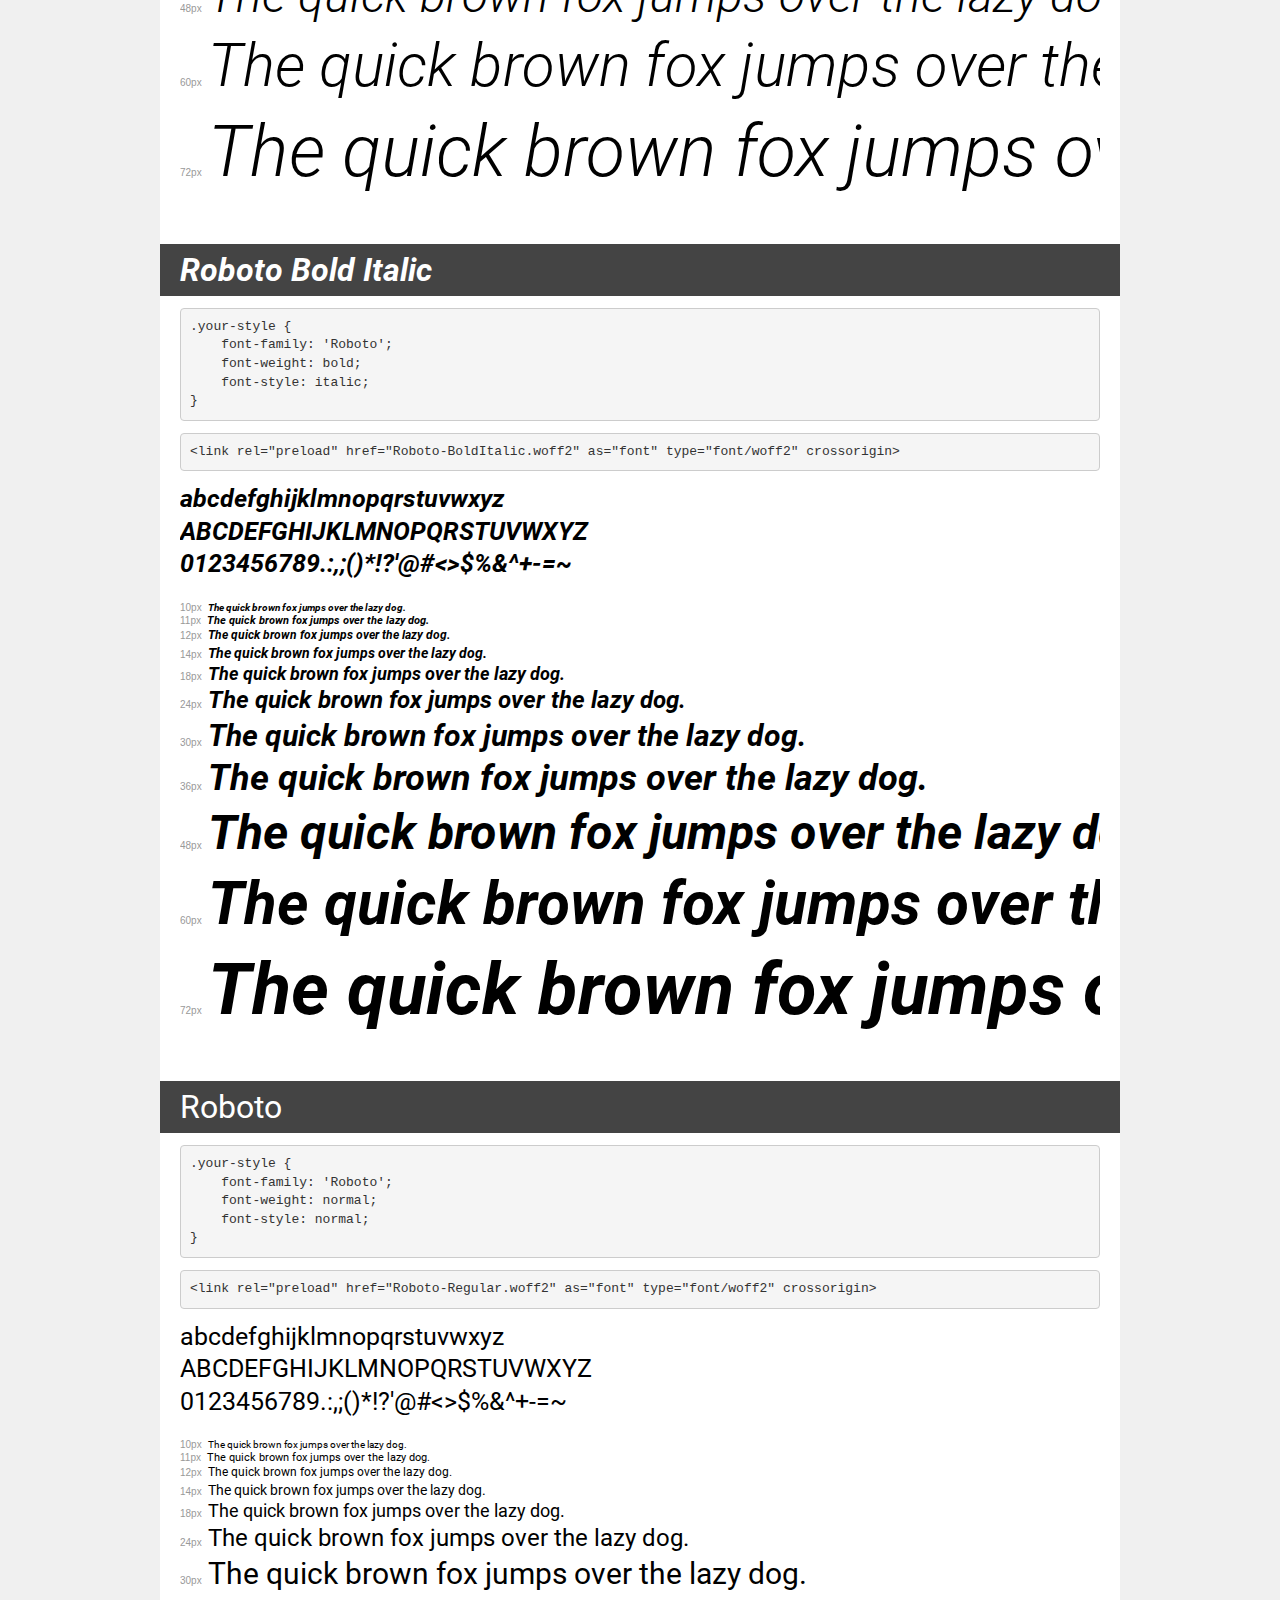
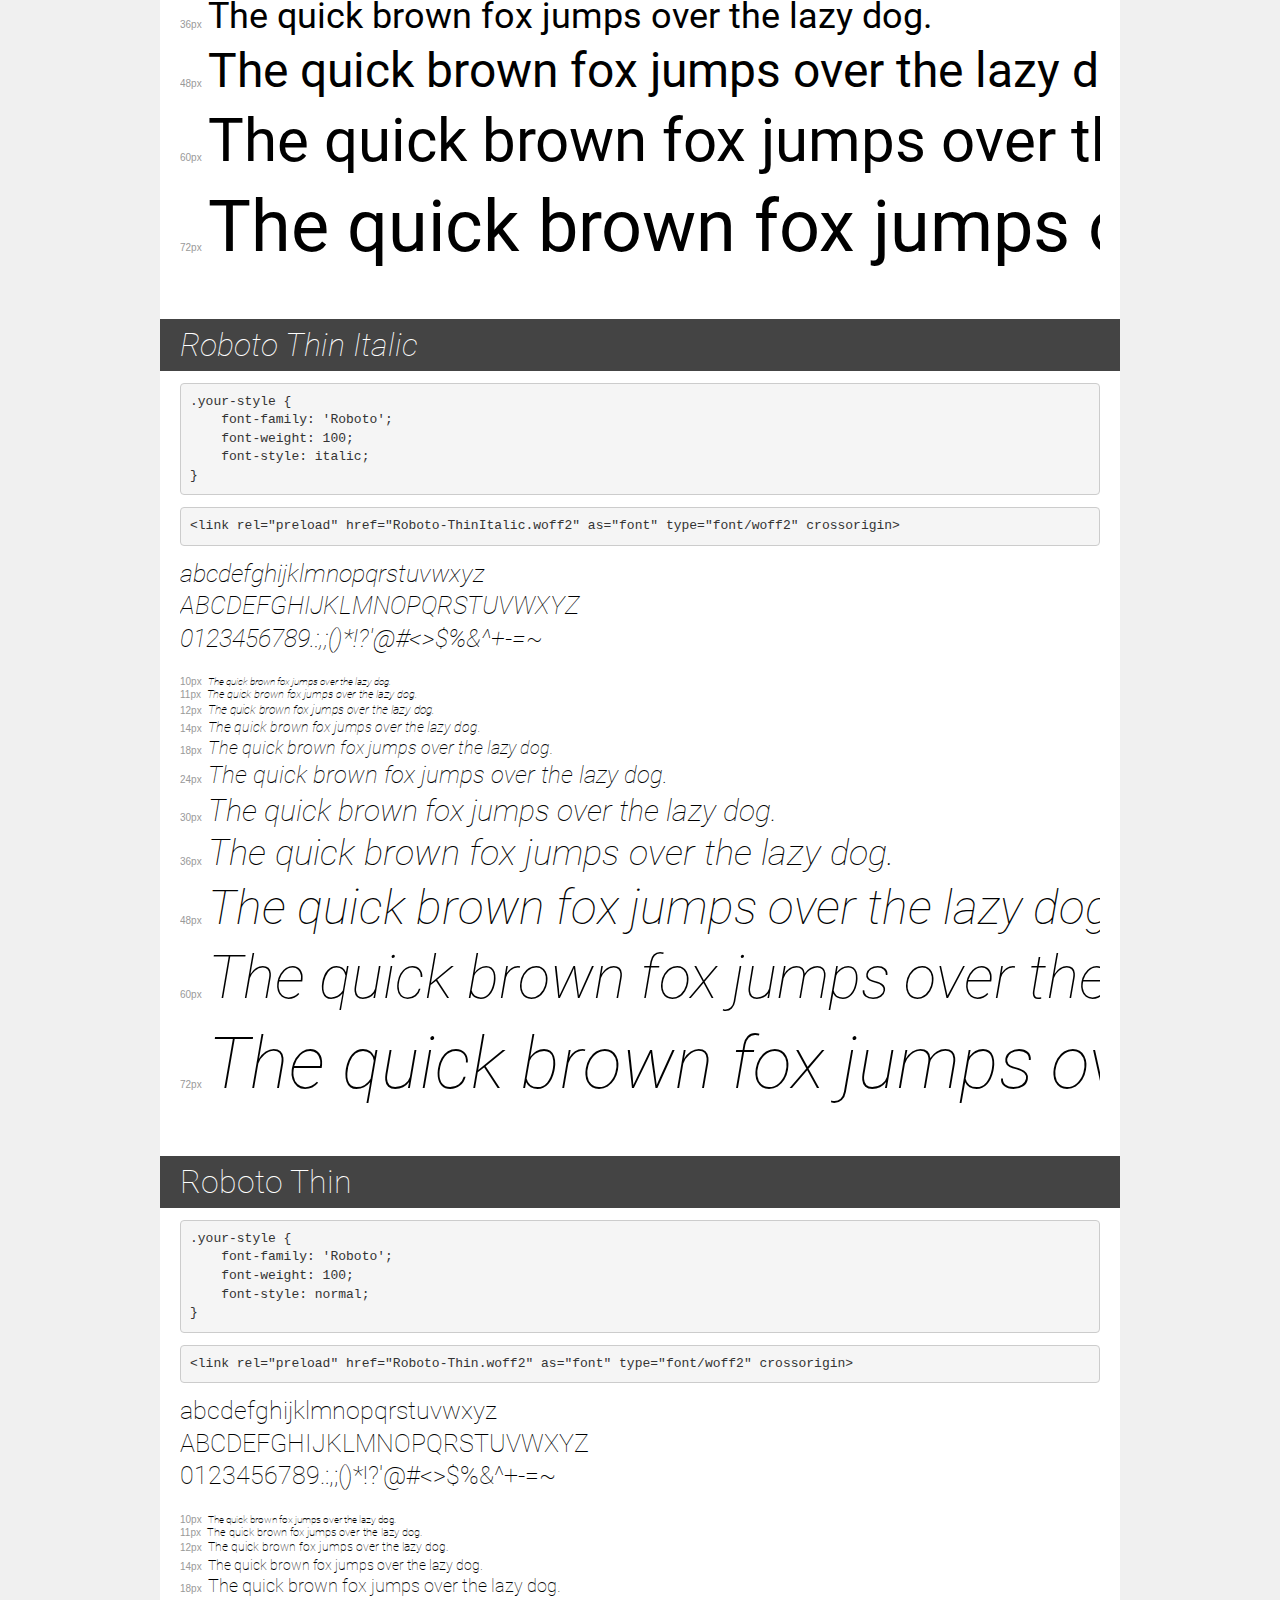
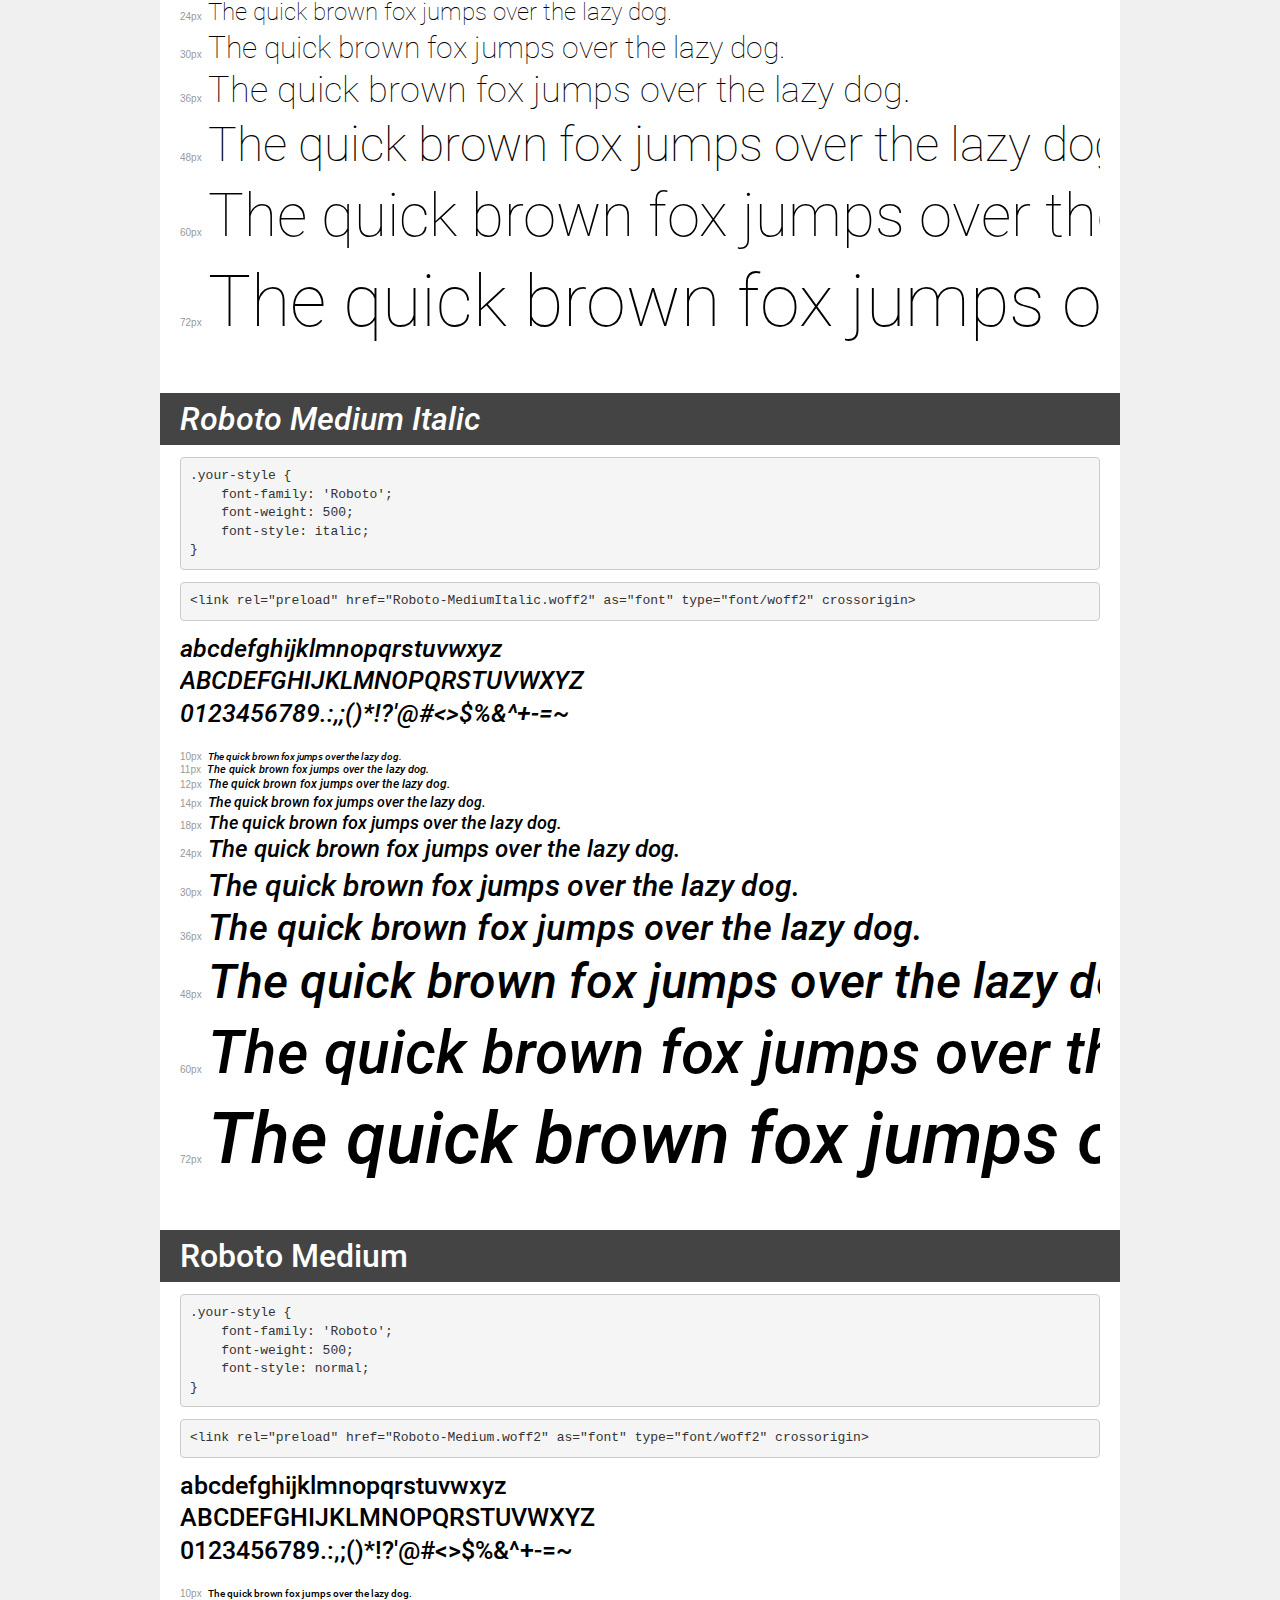
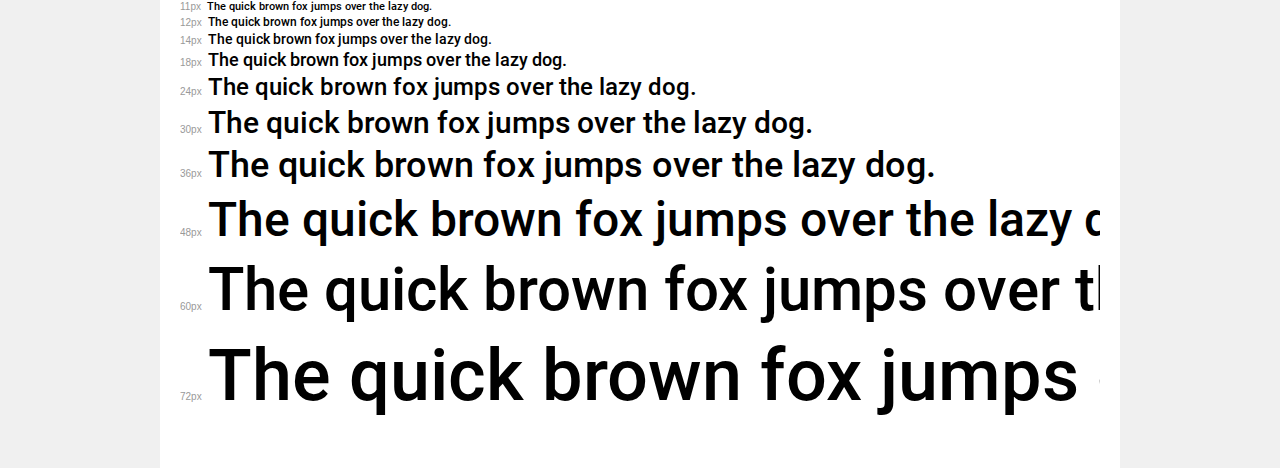
<file: Fonts/demo.html>
<!DOCTYPE html>
<html lang="en">
<head>
    <meta charset="utf-8">
    <meta http-equiv="X-UA-Compatible" content="IE=edge">
    <meta name="viewport" content="width=device-width, initial-scale=1">
    <meta name="robots" content="noindex, noarchive">
    <meta name="format-detection" content="telephone=no">
    <title>Transfonter demo</title>
    <link href="stylesheet.css" rel="stylesheet">
    <style>
        /*
        http://meyerweb.com/eric/tools/css/reset/
        v2.0 | 20110126
        License: none (public domain)
        */
        html, body, div, span, applet, object, iframe,
        h1, h2, h3, h4, h5, h6, p, blockquote, pre,
        a, abbr, acronym, address, big, cite, code,
        del, dfn, em, img, ins, kbd, q, s, samp,
        small, strike, strong, sub, sup, tt, var,
        b, u, i, center,
        dl, dt, dd, ol, ul, li,
        fieldset, form, label, legend,
        table, caption, tbody, tfoot, thead, tr, th, td,
        article, aside, canvas, details, embed,
        figure, figcaption, footer, header, hgroup,
        menu, nav, output, ruby, section, summary,
        time, mark, audio, video {
            margin: 0;
            padding: 0;
            border: 0;
            font-size: 100%;
            font: inherit;
            vertical-align: baseline;
        }
        /* HTML5 display-role reset for older browsers */
        article, aside, details, figcaption, figure,
        footer, header, hgroup, menu, nav, section {
            display: block;
        }
        body {
            line-height: 1;
        }
        ol, ul {
            list-style: none;
        }
        blockquote, q {
            quotes: none;
        }
        blockquote:before, blockquote:after,
        q:before, q:after {
            content: '';
            content: none;
        }
        table {
            border-collapse: collapse;
            border-spacing: 0;
        }
        /* demo styles */
        body {
            background: #f0f0f0;
            color: #000;
        }
        .page {
            background: #fff;
            width: 920px;
            margin: 0 auto;
            padding: 20px 20px 0 20px;
            overflow: hidden;
        }
        .font-container {
            overflow-x: auto;
            overflow-y: hidden;
            margin-bottom: 40px;
            line-height: 1.3;
            white-space: nowrap;
            padding-bottom: 5px;
        }
        h1 {
            position: relative;
            background: #444;
            font-size: 32px;
            color: #fff;
            padding: 10px 20px;
            margin: 0 -20px 12px -20px;
        }
        .letters {
            font-size: 25px;
            margin-bottom: 20px;
        }
        .s10:before {
            content: '10px';
        }
        .s11:before {
            content: '11px';
        }
        .s12:before {
            content: '12px';
        }
        .s14:before {
            content: '14px';
        }
        .s18:before {
            content: '18px';
        }
        .s24:before {
            content: '24px';
        }
        .s30:before {
            content: '30px';
        }
        .s36:before {
            content: '36px';
        }
        .s48:before {
            content: '48px';
        }
        .s60:before {
            content: '60px';
        }
        .s72:before {
            content: '72px';
        }
        .s10:before, .s11:before, .s12:before, .s14:before,
        .s18:before, .s24:before, .s30:before, .s36:before,
        .s48:before, .s60:before, .s72:before {
            font-family: Arial, sans-serif;
            font-size: 10px;
            font-weight: normal;
            font-style: normal;
            color: #999;
            padding-right: 6px;
        }
        pre {
            display: block;
            padding: 9px;
            margin: 0 0 12px;
            font-family: Monaco, Menlo, Consolas, "Courier New", monospace;
            font-size: 13px;
            line-height: 1.428571429;
            color: #333;
            font-weight: normal;
            font-style: normal;
            background-color: #f5f5f5;
            border: 1px solid #ccc;
            overflow-x: auto;
            border-radius: 4px;
        }
        /* responsive */
        @media (max-width: 959px) {
            .page {
                width: auto;
                margin: 0;
            }
        }
    </style>
</head>
<body>
<div class="page">
    <div class="demo">
        <h1 style="font-family: 'Roboto'; font-weight: 900; font-style: normal;">Roboto Black</h1>
        <pre title="Usage">.your-style {
    font-family: 'Roboto';
    font-weight: 900;
    font-style: normal;
}</pre>
        <pre title="Preload (optional)">
&lt;link rel=&quot;preload&quot; href=&quot;Roboto-Black.woff2&quot; as=&quot;font&quot; type=&quot;font/woff2&quot; crossorigin&gt;</pre>
        <div class="font-container" style="font-family: 'Roboto'; font-weight: 900; font-style: normal;">
            <p class="letters">
                abcdefghijklmnopqrstuvwxyz<br>
ABCDEFGHIJKLMNOPQRSTUVWXYZ<br>
                0123456789.:,;()*!?'@#&lt;&gt;$%&^+-=~
            </p>
            <p class="s10" style="font-size: 10px;">The quick brown fox jumps over the lazy dog.</p>
            <p class="s11" style="font-size: 11px;">The quick brown fox jumps over the lazy dog.</p>
            <p class="s12" style="font-size: 12px;">The quick brown fox jumps over the lazy dog.</p>
            <p class="s14" style="font-size: 14px;">The quick brown fox jumps over the lazy dog.</p>
            <p class="s18" style="font-size: 18px;">The quick brown fox jumps over the lazy dog.</p>
            <p class="s24" style="font-size: 24px;">The quick brown fox jumps over the lazy dog.</p>
            <p class="s30" style="font-size: 30px;">The quick brown fox jumps over the lazy dog.</p>
            <p class="s36" style="font-size: 36px;">The quick brown fox jumps over the lazy dog.</p>
            <p class="s48" style="font-size: 48px;">The quick brown fox jumps over the lazy dog.</p>
            <p class="s60" style="font-size: 60px;">The quick brown fox jumps over the lazy dog.</p>
            <p class="s72" style="font-size: 72px;">The quick brown fox jumps over the lazy dog.</p>
        </div>
    </div>

    <div class="demo">
        <h1 style="font-family: 'Roboto'; font-weight: bold; font-style: normal;">Roboto Bold</h1>
        <pre title="Usage">.your-style {
    font-family: 'Roboto';
    font-weight: bold;
    font-style: normal;
}</pre>
        <pre title="Preload (optional)">
&lt;link rel=&quot;preload&quot; href=&quot;Roboto-Bold.woff2&quot; as=&quot;font&quot; type=&quot;font/woff2&quot; crossorigin&gt;</pre>
        <div class="font-container" style="font-family: 'Roboto'; font-weight: bold; font-style: normal;">
            <p class="letters">
                abcdefghijklmnopqrstuvwxyz<br>
ABCDEFGHIJKLMNOPQRSTUVWXYZ<br>
                0123456789.:,;()*!?'@#&lt;&gt;$%&^+-=~
            </p>
            <p class="s10" style="font-size: 10px;">The quick brown fox jumps over the lazy dog.</p>
            <p class="s11" style="font-size: 11px;">The quick brown fox jumps over the lazy dog.</p>
            <p class="s12" style="font-size: 12px;">The quick brown fox jumps over the lazy dog.</p>
            <p class="s14" style="font-size: 14px;">The quick brown fox jumps over the lazy dog.</p>
            <p class="s18" style="font-size: 18px;">The quick brown fox jumps over the lazy dog.</p>
            <p class="s24" style="font-size: 24px;">The quick brown fox jumps over the lazy dog.</p>
            <p class="s30" style="font-size: 30px;">The quick brown fox jumps over the lazy dog.</p>
            <p class="s36" style="font-size: 36px;">The quick brown fox jumps over the lazy dog.</p>
            <p class="s48" style="font-size: 48px;">The quick brown fox jumps over the lazy dog.</p>
            <p class="s60" style="font-size: 60px;">The quick brown fox jumps over the lazy dog.</p>
            <p class="s72" style="font-size: 72px;">The quick brown fox jumps over the lazy dog.</p>
        </div>
    </div>

    <div class="demo">
        <h1 style="font-family: 'Roboto'; font-weight: 900; font-style: italic;">Roboto Black Italic</h1>
        <pre title="Usage">.your-style {
    font-family: 'Roboto';
    font-weight: 900;
    font-style: italic;
}</pre>
        <pre title="Preload (optional)">
&lt;link rel=&quot;preload&quot; href=&quot;Roboto-BlackItalic.woff2&quot; as=&quot;font&quot; type=&quot;font/woff2&quot; crossorigin&gt;</pre>
        <div class="font-container" style="font-family: 'Roboto'; font-weight: 900; font-style: italic;">
            <p class="letters">
                abcdefghijklmnopqrstuvwxyz<br>
ABCDEFGHIJKLMNOPQRSTUVWXYZ<br>
                0123456789.:,;()*!?'@#&lt;&gt;$%&^+-=~
            </p>
            <p class="s10" style="font-size: 10px;">The quick brown fox jumps over the lazy dog.</p>
            <p class="s11" style="font-size: 11px;">The quick brown fox jumps over the lazy dog.</p>
            <p class="s12" style="font-size: 12px;">The quick brown fox jumps over the lazy dog.</p>
            <p class="s14" style="font-size: 14px;">The quick brown fox jumps over the lazy dog.</p>
            <p class="s18" style="font-size: 18px;">The quick brown fox jumps over the lazy dog.</p>
            <p class="s24" style="font-size: 24px;">The quick brown fox jumps over the lazy dog.</p>
            <p class="s30" style="font-size: 30px;">The quick brown fox jumps over the lazy dog.</p>
            <p class="s36" style="font-size: 36px;">The quick brown fox jumps over the lazy dog.</p>
            <p class="s48" style="font-size: 48px;">The quick brown fox jumps over the lazy dog.</p>
            <p class="s60" style="font-size: 60px;">The quick brown fox jumps over the lazy dog.</p>
            <p class="s72" style="font-size: 72px;">The quick brown fox jumps over the lazy dog.</p>
        </div>
    </div>

    <div class="demo">
        <h1 style="font-family: 'Roboto'; font-weight: normal; font-style: italic;">Roboto Italic</h1>
        <pre title="Usage">.your-style {
    font-family: 'Roboto';
    font-weight: normal;
    font-style: italic;
}</pre>
        <pre title="Preload (optional)">
&lt;link rel=&quot;preload&quot; href=&quot;Roboto-Italic.woff2&quot; as=&quot;font&quot; type=&quot;font/woff2&quot; crossorigin&gt;</pre>
        <div class="font-container" style="font-family: 'Roboto'; font-weight: normal; font-style: italic;">
            <p class="letters">
                abcdefghijklmnopqrstuvwxyz<br>
ABCDEFGHIJKLMNOPQRSTUVWXYZ<br>
                0123456789.:,;()*!?'@#&lt;&gt;$%&^+-=~
            </p>
            <p class="s10" style="font-size: 10px;">The quick brown fox jumps over the lazy dog.</p>
            <p class="s11" style="font-size: 11px;">The quick brown fox jumps over the lazy dog.</p>
            <p class="s12" style="font-size: 12px;">The quick brown fox jumps over the lazy dog.</p>
            <p class="s14" style="font-size: 14px;">The quick brown fox jumps over the lazy dog.</p>
            <p class="s18" style="font-size: 18px;">The quick brown fox jumps over the lazy dog.</p>
            <p class="s24" style="font-size: 24px;">The quick brown fox jumps over the lazy dog.</p>
            <p class="s30" style="font-size: 30px;">The quick brown fox jumps over the lazy dog.</p>
            <p class="s36" style="font-size: 36px;">The quick brown fox jumps over the lazy dog.</p>
            <p class="s48" style="font-size: 48px;">The quick brown fox jumps over the lazy dog.</p>
            <p class="s60" style="font-size: 60px;">The quick brown fox jumps over the lazy dog.</p>
            <p class="s72" style="font-size: 72px;">The quick brown fox jumps over the lazy dog.</p>
        </div>
    </div>

    <div class="demo">
        <h1 style="font-family: 'Roboto'; font-weight: 300; font-style: normal;">Roboto Light</h1>
        <pre title="Usage">.your-style {
    font-family: 'Roboto';
    font-weight: 300;
    font-style: normal;
}</pre>
        <pre title="Preload (optional)">
&lt;link rel=&quot;preload&quot; href=&quot;Roboto-Light.woff2&quot; as=&quot;font&quot; type=&quot;font/woff2&quot; crossorigin&gt;</pre>
        <div class="font-container" style="font-family: 'Roboto'; font-weight: 300; font-style: normal;">
            <p class="letters">
                abcdefghijklmnopqrstuvwxyz<br>
ABCDEFGHIJKLMNOPQRSTUVWXYZ<br>
                0123456789.:,;()*!?'@#&lt;&gt;$%&^+-=~
            </p>
            <p class="s10" style="font-size: 10px;">The quick brown fox jumps over the lazy dog.</p>
            <p class="s11" style="font-size: 11px;">The quick brown fox jumps over the lazy dog.</p>
            <p class="s12" style="font-size: 12px;">The quick brown fox jumps over the lazy dog.</p>
            <p class="s14" style="font-size: 14px;">The quick brown fox jumps over the lazy dog.</p>
            <p class="s18" style="font-size: 18px;">The quick brown fox jumps over the lazy dog.</p>
            <p class="s24" style="font-size: 24px;">The quick brown fox jumps over the lazy dog.</p>
            <p class="s30" style="font-size: 30px;">The quick brown fox jumps over the lazy dog.</p>
            <p class="s36" style="font-size: 36px;">The quick brown fox jumps over the lazy dog.</p>
            <p class="s48" style="font-size: 48px;">The quick brown fox jumps over the lazy dog.</p>
            <p class="s60" style="font-size: 60px;">The quick brown fox jumps over the lazy dog.</p>
            <p class="s72" style="font-size: 72px;">The quick brown fox jumps over the lazy dog.</p>
        </div>
    </div>

    <div class="demo">
        <h1 style="font-family: 'Roboto'; font-weight: 300; font-style: italic;">Roboto Light Italic</h1>
        <pre title="Usage">.your-style {
    font-family: 'Roboto';
    font-weight: 300;
    font-style: italic;
}</pre>
        <pre title="Preload (optional)">
&lt;link rel=&quot;preload&quot; href=&quot;Roboto-LightItalic.woff2&quot; as=&quot;font&quot; type=&quot;font/woff2&quot; crossorigin&gt;</pre>
        <div class="font-container" style="font-family: 'Roboto'; font-weight: 300; font-style: italic;">
            <p class="letters">
                abcdefghijklmnopqrstuvwxyz<br>
ABCDEFGHIJKLMNOPQRSTUVWXYZ<br>
                0123456789.:,;()*!?'@#&lt;&gt;$%&^+-=~
            </p>
            <p class="s10" style="font-size: 10px;">The quick brown fox jumps over the lazy dog.</p>
            <p class="s11" style="font-size: 11px;">The quick brown fox jumps over the lazy dog.</p>
            <p class="s12" style="font-size: 12px;">The quick brown fox jumps over the lazy dog.</p>
            <p class="s14" style="font-size: 14px;">The quick brown fox jumps over the lazy dog.</p>
            <p class="s18" style="font-size: 18px;">The quick brown fox jumps over the lazy dog.</p>
            <p class="s24" style="font-size: 24px;">The quick brown fox jumps over the lazy dog.</p>
            <p class="s30" style="font-size: 30px;">The quick brown fox jumps over the lazy dog.</p>
            <p class="s36" style="font-size: 36px;">The quick brown fox jumps over the lazy dog.</p>
            <p class="s48" style="font-size: 48px;">The quick brown fox jumps over the lazy dog.</p>
            <p class="s60" style="font-size: 60px;">The quick brown fox jumps over the lazy dog.</p>
            <p class="s72" style="font-size: 72px;">The quick brown fox jumps over the lazy dog.</p>
        </div>
    </div>

    <div class="demo">
        <h1 style="font-family: 'Roboto'; font-weight: bold; font-style: italic;">Roboto Bold Italic</h1>
        <pre title="Usage">.your-style {
    font-family: 'Roboto';
    font-weight: bold;
    font-style: italic;
}</pre>
        <pre title="Preload (optional)">
&lt;link rel=&quot;preload&quot; href=&quot;Roboto-BoldItalic.woff2&quot; as=&quot;font&quot; type=&quot;font/woff2&quot; crossorigin&gt;</pre>
        <div class="font-container" style="font-family: 'Roboto'; font-weight: bold; font-style: italic;">
            <p class="letters">
                abcdefghijklmnopqrstuvwxyz<br>
ABCDEFGHIJKLMNOPQRSTUVWXYZ<br>
                0123456789.:,;()*!?'@#&lt;&gt;$%&^+-=~
            </p>
            <p class="s10" style="font-size: 10px;">The quick brown fox jumps over the lazy dog.</p>
            <p class="s11" style="font-size: 11px;">The quick brown fox jumps over the lazy dog.</p>
            <p class="s12" style="font-size: 12px;">The quick brown fox jumps over the lazy dog.</p>
            <p class="s14" style="font-size: 14px;">The quick brown fox jumps over the lazy dog.</p>
            <p class="s18" style="font-size: 18px;">The quick brown fox jumps over the lazy dog.</p>
            <p class="s24" style="font-size: 24px;">The quick brown fox jumps over the lazy dog.</p>
            <p class="s30" style="font-size: 30px;">The quick brown fox jumps over the lazy dog.</p>
            <p class="s36" style="font-size: 36px;">The quick brown fox jumps over the lazy dog.</p>
            <p class="s48" style="font-size: 48px;">The quick brown fox jumps over the lazy dog.</p>
            <p class="s60" style="font-size: 60px;">The quick brown fox jumps over the lazy dog.</p>
            <p class="s72" style="font-size: 72px;">The quick brown fox jumps over the lazy dog.</p>
        </div>
    </div>

    <div class="demo">
        <h1 style="font-family: 'Roboto'; font-weight: normal; font-style: normal;">Roboto</h1>
        <pre title="Usage">.your-style {
    font-family: 'Roboto';
    font-weight: normal;
    font-style: normal;
}</pre>
        <pre title="Preload (optional)">
&lt;link rel=&quot;preload&quot; href=&quot;Roboto-Regular.woff2&quot; as=&quot;font&quot; type=&quot;font/woff2&quot; crossorigin&gt;</pre>
        <div class="font-container" style="font-family: 'Roboto'; font-weight: normal; font-style: normal;">
            <p class="letters">
                abcdefghijklmnopqrstuvwxyz<br>
ABCDEFGHIJKLMNOPQRSTUVWXYZ<br>
                0123456789.:,;()*!?'@#&lt;&gt;$%&^+-=~
            </p>
            <p class="s10" style="font-size: 10px;">The quick brown fox jumps over the lazy dog.</p>
            <p class="s11" style="font-size: 11px;">The quick brown fox jumps over the lazy dog.</p>
            <p class="s12" style="font-size: 12px;">The quick brown fox jumps over the lazy dog.</p>
            <p class="s14" style="font-size: 14px;">The quick brown fox jumps over the lazy dog.</p>
            <p class="s18" style="font-size: 18px;">The quick brown fox jumps over the lazy dog.</p>
            <p class="s24" style="font-size: 24px;">The quick brown fox jumps over the lazy dog.</p>
            <p class="s30" style="font-size: 30px;">The quick brown fox jumps over the lazy dog.</p>
            <p class="s36" style="font-size: 36px;">The quick brown fox jumps over the lazy dog.</p>
            <p class="s48" style="font-size: 48px;">The quick brown fox jumps over the lazy dog.</p>
            <p class="s60" style="font-size: 60px;">The quick brown fox jumps over the lazy dog.</p>
            <p class="s72" style="font-size: 72px;">The quick brown fox jumps over the lazy dog.</p>
        </div>
    </div>

    <div class="demo">
        <h1 style="font-family: 'Roboto'; font-weight: 100; font-style: italic;">Roboto Thin Italic</h1>
        <pre title="Usage">.your-style {
    font-family: 'Roboto';
    font-weight: 100;
    font-style: italic;
}</pre>
        <pre title="Preload (optional)">
&lt;link rel=&quot;preload&quot; href=&quot;Roboto-ThinItalic.woff2&quot; as=&quot;font&quot; type=&quot;font/woff2&quot; crossorigin&gt;</pre>
        <div class="font-container" style="font-family: 'Roboto'; font-weight: 100; font-style: italic;">
            <p class="letters">
                abcdefghijklmnopqrstuvwxyz<br>
ABCDEFGHIJKLMNOPQRSTUVWXYZ<br>
                0123456789.:,;()*!?'@#&lt;&gt;$%&^+-=~
            </p>
            <p class="s10" style="font-size: 10px;">The quick brown fox jumps over the lazy dog.</p>
            <p class="s11" style="font-size: 11px;">The quick brown fox jumps over the lazy dog.</p>
            <p class="s12" style="font-size: 12px;">The quick brown fox jumps over the lazy dog.</p>
            <p class="s14" style="font-size: 14px;">The quick brown fox jumps over the lazy dog.</p>
            <p class="s18" style="font-size: 18px;">The quick brown fox jumps over the lazy dog.</p>
            <p class="s24" style="font-size: 24px;">The quick brown fox jumps over the lazy dog.</p>
            <p class="s30" style="font-size: 30px;">The quick brown fox jumps over the lazy dog.</p>
            <p class="s36" style="font-size: 36px;">The quick brown fox jumps over the lazy dog.</p>
            <p class="s48" style="font-size: 48px;">The quick brown fox jumps over the lazy dog.</p>
            <p class="s60" style="font-size: 60px;">The quick brown fox jumps over the lazy dog.</p>
            <p class="s72" style="font-size: 72px;">The quick brown fox jumps over the lazy dog.</p>
        </div>
    </div>

    <div class="demo">
        <h1 style="font-family: 'Roboto'; font-weight: 100; font-style: normal;">Roboto Thin</h1>
        <pre title="Usage">.your-style {
    font-family: 'Roboto';
    font-weight: 100;
    font-style: normal;
}</pre>
        <pre title="Preload (optional)">
&lt;link rel=&quot;preload&quot; href=&quot;Roboto-Thin.woff2&quot; as=&quot;font&quot; type=&quot;font/woff2&quot; crossorigin&gt;</pre>
        <div class="font-container" style="font-family: 'Roboto'; font-weight: 100; font-style: normal;">
            <p class="letters">
                abcdefghijklmnopqrstuvwxyz<br>
ABCDEFGHIJKLMNOPQRSTUVWXYZ<br>
                0123456789.:,;()*!?'@#&lt;&gt;$%&^+-=~
            </p>
            <p class="s10" style="font-size: 10px;">The quick brown fox jumps over the lazy dog.</p>
            <p class="s11" style="font-size: 11px;">The quick brown fox jumps over the lazy dog.</p>
            <p class="s12" style="font-size: 12px;">The quick brown fox jumps over the lazy dog.</p>
            <p class="s14" style="font-size: 14px;">The quick brown fox jumps over the lazy dog.</p>
            <p class="s18" style="font-size: 18px;">The quick brown fox jumps over the lazy dog.</p>
            <p class="s24" style="font-size: 24px;">The quick brown fox jumps over the lazy dog.</p>
            <p class="s30" style="font-size: 30px;">The quick brown fox jumps over the lazy dog.</p>
            <p class="s36" style="font-size: 36px;">The quick brown fox jumps over the lazy dog.</p>
            <p class="s48" style="font-size: 48px;">The quick brown fox jumps over the lazy dog.</p>
            <p class="s60" style="font-size: 60px;">The quick brown fox jumps over the lazy dog.</p>
            <p class="s72" style="font-size: 72px;">The quick brown fox jumps over the lazy dog.</p>
        </div>
    </div>

    <div class="demo">
        <h1 style="font-family: 'Roboto'; font-weight: 500; font-style: italic;">Roboto Medium Italic</h1>
        <pre title="Usage">.your-style {
    font-family: 'Roboto';
    font-weight: 500;
    font-style: italic;
}</pre>
        <pre title="Preload (optional)">
&lt;link rel=&quot;preload&quot; href=&quot;Roboto-MediumItalic.woff2&quot; as=&quot;font&quot; type=&quot;font/woff2&quot; crossorigin&gt;</pre>
        <div class="font-container" style="font-family: 'Roboto'; font-weight: 500; font-style: italic;">
            <p class="letters">
                abcdefghijklmnopqrstuvwxyz<br>
ABCDEFGHIJKLMNOPQRSTUVWXYZ<br>
                0123456789.:,;()*!?'@#&lt;&gt;$%&^+-=~
            </p>
            <p class="s10" style="font-size: 10px;">The quick brown fox jumps over the lazy dog.</p>
            <p class="s11" style="font-size: 11px;">The quick brown fox jumps over the lazy dog.</p>
            <p class="s12" style="font-size: 12px;">The quick brown fox jumps over the lazy dog.</p>
            <p class="s14" style="font-size: 14px;">The quick brown fox jumps over the lazy dog.</p>
            <p class="s18" style="font-size: 18px;">The quick brown fox jumps over the lazy dog.</p>
            <p class="s24" style="font-size: 24px;">The quick brown fox jumps over the lazy dog.</p>
            <p class="s30" style="font-size: 30px;">The quick brown fox jumps over the lazy dog.</p>
            <p class="s36" style="font-size: 36px;">The quick brown fox jumps over the lazy dog.</p>
            <p class="s48" style="font-size: 48px;">The quick brown fox jumps over the lazy dog.</p>
            <p class="s60" style="font-size: 60px;">The quick brown fox jumps over the lazy dog.</p>
            <p class="s72" style="font-size: 72px;">The quick brown fox jumps over the lazy dog.</p>
        </div>
    </div>

    <div class="demo">
        <h1 style="font-family: 'Roboto'; font-weight: 500; font-style: normal;">Roboto Medium</h1>
        <pre title="Usage">.your-style {
    font-family: 'Roboto';
    font-weight: 500;
    font-style: normal;
}</pre>
        <pre title="Preload (optional)">
&lt;link rel=&quot;preload&quot; href=&quot;Roboto-Medium.woff2&quot; as=&quot;font&quot; type=&quot;font/woff2&quot; crossorigin&gt;</pre>
        <div class="font-container" style="font-family: 'Roboto'; font-weight: 500; font-style: normal;">
            <p class="letters">
                abcdefghijklmnopqrstuvwxyz<br>
ABCDEFGHIJKLMNOPQRSTUVWXYZ<br>
                0123456789.:,;()*!?'@#&lt;&gt;$%&^+-=~
            </p>
            <p class="s10" style="font-size: 10px;">The quick brown fox jumps over the lazy dog.</p>
            <p class="s11" style="font-size: 11px;">The quick brown fox jumps over the lazy dog.</p>
            <p class="s12" style="font-size: 12px;">The quick brown fox jumps over the lazy dog.</p>
            <p class="s14" style="font-size: 14px;">The quick brown fox jumps over the lazy dog.</p>
            <p class="s18" style="font-size: 18px;">The quick brown fox jumps over the lazy dog.</p>
            <p class="s24" style="font-size: 24px;">The quick brown fox jumps over the lazy dog.</p>
            <p class="s30" style="font-size: 30px;">The quick brown fox jumps over the lazy dog.</p>
            <p class="s36" style="font-size: 36px;">The quick brown fox jumps over the lazy dog.</p>
            <p class="s48" style="font-size: 48px;">The quick brown fox jumps over the lazy dog.</p>
            <p class="s60" style="font-size: 60px;">The quick brown fox jumps over the lazy dog.</p>
            <p class="s72" style="font-size: 72px;">The quick brown fox jumps over the lazy dog.</p>
        </div>
    </div>

</div>
</body>
</html>
</file>
<file: Css/shared.css>
@font-face {
    font-family: 'Roboto';
    src: url('../Fonts/Roboto-Black.eot');
    src: url('../Fonts/Roboto-Black.eot?#iefix') format('embedded-opentype'),
        url('../Fonts/Roboto-Black.woff2') format('woff2'),
        url('../Fonts/Roboto-Black.woff') format('woff'),
        url('../Fonts/Roboto-Black.ttf') format('truetype');
    font-weight: 900;
    font-style: normal;
    font-display: swap;
}

@font-face {
    font-family: 'Roboto';
    src: url('../Fonts/Roboto-Bold.eot');
    src: url('../Fonts/Roboto-Bold.eot?#iefix') format('embedded-opentype'),
        url('../Fonts/Roboto-Bold.woff2') format('woff2'),
        url('../Fonts/Roboto-Bold.woff') format('woff'),
        url('../Fonts/Roboto-Bold.ttf') format('truetype');
    font-weight: bold;
    font-style: normal;
    font-display: swap;
}

@font-face {
    font-family: 'Roboto';
    src: url('../Fonts/Roboto-BlackItalic.eot');
    src: url('../Fonts/Roboto-BlackItalic.eot?#iefix') format('embedded-opentype'),
        url('../Fonts/Roboto-BlackItalic.woff2') format('woff2'),
        url('../Fonts/Roboto-BlackItalic.woff') format('woff'),
        url('../Fonts/Roboto-BlackItalic.ttf') format('truetype');
    font-weight: 900;
    font-style: italic;
    font-display: swap;
}

@font-face {
    font-family: 'Roboto';
    src: url('../Fonts/Roboto-Italic.eot');
    src: url('../Fonts/Roboto-Italic.eot?#iefix') format('embedded-opentype'),
        url('../Fonts/Roboto-Italic.woff2') format('woff2'),
        url('../Fonts/Roboto-Italic.woff') format('woff'),
        url('../Fonts/Roboto-Italic.ttf') format('truetype');
    font-weight: normal;
    font-style: italic;
    font-display: swap;
}

@font-face {
    font-family: 'Roboto';
    src: url('../Fonts/Roboto-Light.eot');
    src: url('../Fonts/Roboto-Light.eot?#iefix') format('embedded-opentype'),
        url('../Fonts/Roboto-Light.woff2') format('woff2'),
        url('../Fonts/Roboto-Light.woff') format('woff'),
        url('../Fonts/Roboto-Light.ttf') format('truetype');
    font-weight: 300;
    font-style: normal;
    font-display: swap;
}

@font-face {
    font-family: 'Roboto';
    src: url('../Fonts/Roboto-LightItalic.eot');
    src: url('../Fonts/Roboto-LightItalic.eot?#iefix') format('embedded-opentype'),
        url('../Fonts/Roboto-LightItalic.woff2') format('woff2'),
        url('../Fonts/Roboto-LightItalic.woff') format('woff'),
        url('../Fonts/Roboto-LightItalic.ttf') format('truetype');
    font-weight: 300;
    font-style: italic;
    font-display: swap;
}

@font-face {
    font-family: 'Roboto';
    src: url('../Fonts/Roboto-BoldItalic.eot');
    src: url('../Fonts/Roboto-BoldItalic.eot?#iefix') format('embedded-opentype'),
        url('../Fonts/Roboto-BoldItalic.woff2') format('woff2'),
        url('../Fonts/Roboto-BoldItalic.woff') format('woff'),
        url('../Fonts/Roboto-BoldItalic.ttf') format('truetype');
    font-weight: bold;
    font-style: italic;
    font-display: swap;
}

@font-face {
    font-family: 'Roboto';
    src: url('../Fonts/Roboto-Regular.eot');
    src: url('../Fonts/Roboto-Regular.eot?#iefix') format('embedded-opentype'),
        url('../Fonts/Roboto-Regular.woff2') format('woff2'),
        url('../Fonts/Roboto-Regular.woff') format('woff'),
        url('../Fonts/Roboto-Regular.ttf') format('truetype');
    font-weight: normal;
    font-style: normal;
    font-display: swap;
}

@font-face {
    font-family: 'Roboto';
    src: url('../Fonts/Roboto-ThinItalic.eot');
    src: url('../Fonts/Roboto-ThinItalic.eot?#iefix') format('embedded-opentype'),
        url('../Fonts/Roboto-ThinItalic.woff2') format('woff2'),
        url('../Fonts/Roboto-ThinItalic.woff') format('woff'),
        url('../Fonts/Roboto-ThinItalic.ttf') format('truetype');
    font-weight: 100;
    font-style: italic;
    font-display: swap;
}

@font-face {
    font-family: 'Roboto';
    src: url('../Fonts/Roboto-Thin.eot');
    src: url('../Fonts/Roboto-Thin.eot?#iefix') format('embedded-opentype'),
        url('../Fonts/Roboto-Thin.woff2') format('woff2'),
        url('../Fonts/Roboto-Thin.woff') format('woff'),
        url('../Fonts/Roboto-Thin.ttf') format('truetype');
    font-weight: 100;
    font-style: normal;
    font-display: swap;
}

@font-face {
    font-family: 'Roboto';
    src: url('../Fonts/Roboto-MediumItalic.eot');
    src: url('../Fonts/Roboto-MediumItalic.eot?#iefix') format('embedded-opentype'),
        url('../Fonts/Roboto-MediumItalic.woff2') format('woff2'),
        url('../Fonts/Roboto-MediumItalic.woff') format('woff'),
        url('../Fonts/Roboto-MediumItalic.ttf') format('truetype');
    font-weight: 500;
    font-style: italic;
    font-display: swap;
}

@font-face {
    font-family: 'Roboto';
    src: url('../Fonts/Roboto-Medium.eot');
    src: url('../Fonts/Roboto-Medium.eot?#iefix') format('embedded-opentype'),
        url('../Fonts/Roboto-Medium.woff2') format('woff2'),
        url('../Fonts/Roboto-Medium.woff') format('woff'),
        url('../Fonts/Roboto-Medium.ttf') format('truetype');
    font-weight: 500;
    font-style: normal;
    font-display: swap;
}


/*Core styles*/
html {
    scroll-behavior: smooth;
}
body {
    font-family: 'Roboto',sans-serif;
    margin: 0;
}
.container {
    width: 1140px;
    margin: 0 auto;
}
.to_uppercase {
    text-transform: uppercase;
}
.clearfix {
    clear: both;
}
.section_subtitle {
    letter-spacing: 2px;
    font-weight: 500;
    margin-bottom: 0.625rem;
    color: #797979;
    text-transform: uppercase;
}
.section_title {
    margin-top: 0.3125rem;
    font-size: 2.625rem;
    font-weight: 700;
    text-transform: capitalize;
    color: #05364d;
}
.button {
    border: none;
    background: linear-gradient(to right,#1345e6 0%, #ed239f 51%, #1345e6 100%);
    background-size: 200% auto;
    color: #FFFFFF;
    font-size: 0.875rem;
    font-weight: 500;
    padding: 1.25rem 2.5rem;
    cursor: pointer;
    border-radius: 5px;
    transition: all .3s ease-in-out;
}
.button:hover {
    background-position: right center;
    
}
.blur_line {
    display: inline-block;
    position: relative;
    top: -2px;
    margin-left: 0.3125rem;
    width: 80px;
    height: 4px;
    background-color: rgba(237, 35, 159, 0.6);
    filter: blur(4px);
    border-radius: 4px;
}
/*Main header styles*/
.main_header {
    position: fixed;
    top: 0;
    left: 0;
    width: 100%;
    background-color: white;
    box-shadow: 0px 3px 16px 0px rgb(0 0 0 / 10%);
    z-index: 10;
}
.main_header .container {
    display: flex;
    align-items: center;
}
.main_header__brand img {
    width: 64px;
}
.main_navigation__item {
    display: inline-block;
    padding: 0.625rem;
}
.main_navigation__item a {
    color: #05364d;
    text-decoration: none;
    font-weight: 500;
    font-size: 0.75rem;
    text-transform: uppercase;
    transition: all .3s ease-in-out;
}
.main_navigation__item a:hover {
    color: #efb6df;
}
.main_navigation__item.active a {
    color: #efb6df;
}

/* Footer section styles */
.footer {
    padding: 100px 0;
    background-color: #021017;
    background-size: cover;
    text-align: center;
    margin-top: 50px;
}
.footer__brand img {
    width: 80px;
}
.footer__navigation-items {
    margin-bottom: 50px;
}
.footer__navigation-item {
    display: inline-block;
    padding: 0 10px;
}
.footer__navigation-item a {
    color: white;
    text-decoration: none;
}
.footer__social {
    display: inline-block;
    cursor: pointer;
    width: 45px;
    height: 45px;
    line-height: 45px;
    text-align: center;
    border-radius: 36px;
    background: white;
    color: #05364d;
    font-size: 1rem;
    margin-right: 12px;
}
.footer__social:hover {
    background: linear-gradient(90deg, #1345e6 0%, #ed239f 100%);
}
.footer__social:hover i {
    color: white;
}
.footer__social a {
    color: #021017;
}
.footer__text {
    padding-top: 18px;
    font-family: 'Roboto', sans-serif;
    color: #797979;
    font-size: 1rem;
    line-height: 27px;
    font-weight: normal;
}

@media only screen and (max-width: 991px) {
    .container {
        width: 90%;
    }
        /*Navigation*/
    .main_navigation {
        display: none;
    }
        /*Footer*/
    .footer__navigation {
        display: none;
    }
}

@media only screen and (max-width: 767px) {
    .container {
        width: 92%;
    }
}
</file>
<file: Css/main.css>
/*Main section*/

.main_banner {
  background: url("../Images/main-banner.png") no-repeat top center;
  background-position: center;
  background-size: cover;
  min-height: 890px;
}
.main_section {
  padding: 7.5rem 1.875rem;
  display: flex;
  justify-content: space-between;
}
.main_section__image {
  text-align: right;
}
.main_section__welcome {
  font-size: 1rem;
  font-weight: 400;
  margin-bottom: 1.25rem;
  letter-spacing: 2px;
  color: #797979;
}
.main_section__introduction {
  margin-top: 1.25rem;
  font-size: 3.75rem;
  font-weight: 500;
  margin-bottom: 1.25rem;
  color: #05364e;
}
.main_section__position {
  color: #05364d;
  margin-bottom: 1.25rem;
  font-size: 1.5rem;
  font-weight: 300;
}
.main_section__social-networks a {
  color: #8fa1aa;
  font-size: 1.25rem;
  display: inline-block;
  margin-right: 1rem;
  cursor: pointer;
}
.main_section__social-networks i:hover {
  color: #1c44e4;
}
.main_section__action {
  margin-top: 1.875rem;
}
/*Statistics section*/
.statistics {
  padding-top: 6.25rem;
  display: flex;
}
.statistics_item {
  background-color: #f8faff;
  text-align: center;
  padding: 0.3125rem 0.625rem;
  margin-right: 1.25rem;
  width: 150px;
}
.statistics_number {
  font-size: 1.6875rem;
  margin-bottom: 0.3125rem;
  background: linear-gradient(90deg, #1345e6 0%, #ed239f 100%);
  -webkit-background-clip: text;
  -webkit-text-fill-color: transparent;
}
.statistics_title {
  font-size: 1rem;
  font-weight: 300;
  color: #797979;
}
/*About me section*/
.about_me {
  padding: 6.25rem 0;
  display: flex;
}
.about_me > div {
  flex: 1;
  align-items: center;
}
.about_me__image img {
  width: 90%;
}
.about_me__description {
  font-size: 0.875rem;
  font-weight: 300;
  color: #797979;
  line-height: 1.6875rem;
}
.about_me__action {
  margin-top: 2.5rem;
}
/*Services section*/
.services {
  padding-top: 6, 25rem;
}
.services_cards {
  display: flex;
  justify-content: space-between;
}
.service_card {
  padding: 3.75rem 1.87rem;
  background-color: #f8faff;
  margin-right: 3%;
  text-align: center;
  box-sizing: border-box;
  transition: all 0.4s ease 0s;
}
.service_card__title {
  color: #05364d;
  font-size: 1.25rem;
  font-weight: 500;
  margin-bottom: 1.25rem;
  text-transform: uppercase;
}
.service_card__description {
  font-size: 0.87rem;
  line-height: 1.68rem;
  font-weight: 300;
  color: #797979;
}
.service_card__link {
  font-size: 0.81rem;
  font-weight: 500;
  text-transform: uppercase;
  color: #05364d;
  text-decoration: none;
}
.service_card:hover {
  background-color: #5f30ff;
}
.service_card:hover .service_card__title,
.service_card:hover .service_card__description,
.service_card:hover .service_card__link {
  color: #ffffff;
}
/*clients section*/
.clients {
  padding-top: 6.25rem;
}
.client_item {
  display: flex;
  align-items: center;
}
.client_item > div {
  flex: 1;
}
.client_item__image img {
  width: 100%;
}
.client_item__info {
  padding-left: 3.12rem;
}
.client_item__name {
  font-size: 1.25rem;
  margin-bottom: 0.25rem;
}
.client_item__position {
  font-size: 0.87rem;
  font-weight: 300;
  color: #5b6d75;
}
.client_item__review {
  font-size: 0.87rem;
  line-height: 1.68rem;
  font-weight: 300;
  color: #5b6d75;
}
.client_item__rate {
  color: #ffd885;
}
.client_item__rate .disabled {
  color: #aeb9be;
}
/*Portfolio Section*/
.portfolio {
  padding: 6.25rem 0;
}
.portfolio_filters {
  list-style: none;
  padding-left: 0;
  margin-top: 3.125rem;
}
.portfolio_filters li {
  display: inline-block;
  margin-right: 2.5rem;
  font-size: 0.81rem;
  font-weight: 400;
  text-transform: uppercase;
  cursor: pointer;
}
.portfolio_filters li:hover,
.portfolio_filters li.active {
  color: #1345e6;
}
.portfolio_items {
  margin-top: 3.125rem;
  position: relative;
}
.portfolio_item {
  position: relative;
  display: inline-block;
  cursor: pointer;
  width: 50%;
  padding: 0.625rem;
  box-sizing: border-box;
}
.portfolio_item1 {
  padding-left: 0;
}
.portfolio_item2 {
  position: absolute;
  top: 0;
  right: 0;
}
.portfolio_item3 {
  position: absolute;
  top: 322px;
  right: 0;
}
.portfolio_item__image {
  width: 100%;
}
.portfolio_item__overlay {
  position: absolute;
  left: 0;
  top: 0;
  height: 100%;
  width: 100%;
  z-index: 1;
  transition: all 0.4s ease 0s;
}

.portfolio_item__info {
  position: absolute;
  bottom: 44px;
  left: 80px;
  color: white;
  visibility: hidden;
  z-index: 1;
  opacity: 0;
  transition: all 0.4s ease 0s;
}

.portfolio_item__info a {
  color: white;
  text-decoration: none;
}

.portfolio_item:hover .portfolio_item__overlay {
  visibility: visible;
  top: 20px;
  left: 20px;
  background: rgba(19, 69, 230, 0.9);
}

.portfolio_item:hover .portfolio_item__info {
  visibility: visible;
  bottom: 24px;
  left: 60px;
  opacity: 1;
}
/*Blog section*/
.blog {
  padding-top: 6.25rem;
}
.blog_items {
  margin-top: 3.125rem;
  display: flex;
  justify-content: space-between;
}
.blog_item {
  overflow: hidden;
  margin-right: 3%;
  box-sizing: border-box;
}
.blog_item:hover {
  box-shadow: 0px 10px 20px rgb(5 54 77 / 10%);
}
.blog_item:hover .blog_item__info {
  background-color: white;
}
.blog_item:hover .blog_item__image img {
  transform: scale(1.1);
}
.blog_item__image {
  overflow: hidden;
}
.blog_item__image img {
  width: 100%;
  vertical-align: middle;
  transition: all 0.4s ease 0s;
}
.blog_item__info {
  background-color: #f8faff;
  padding: 1.87rem;
  color: #797979;
}
.blog_item__main-info span {
  font-size: 0.87rem;
  margin-right: 1.87rem;
  font-weight: lighter;
}
.blog_item__main-info i {
  margin-right: 0.31rem;
}
.blog_item__title {
  font-size: 1.25rem;
  margin-top: 1.25rem;
  margin-bottom: 0.94rem;
  color: #05364d;
  font-weight: 700;
}
.blog_item__description {
  line-height: 1.68rem;
  font-weight: lighter;
  font-size: 0.94rem;
}
.blog_item__learn-more {
  font-size: 0.81rem;
  font-weight: 500;
  text-transform: uppercase;
  color: #05364d;
  text-decoration: none;
  cursor: pointer;
}
.blog_item__learn-more:hover {
  color: #ed239f;
}
/*Partners styles*/
.partners {
  padding-top: 6.25rem;
  display: flex;
  justify-content: space-between;
}
.partner {
  padding: 0 1.87rem;
}

@media only screen and (max-width: 991px) {
  /*Main section */
  .main_section__image {
    display: none;
  }
  .main_section > div {
    width: 100%;
  }
  /*Statistics*/
  .statistics {
    padding-top: 1rem;
    text-align: center;
    justify-content: center;
  }
  /*About me section*/
  .about_me {
    padding: 1.5rem 0;
  }
  .about_me > div {
    width: 100%;
  }
  .about_me__image {
    display: none;
  }
  .about_me__description {
    padding-bottom: 0;
  }
  .about_me__action {
    margin-bottom: 20px;
  }
  /*Services section*/
  .services {
    padding: 1.5rem 0;
  }
  .services_cards {
    flex-wrap: wrap;
  }
  .service_card {
    flex-basis: 45%;
    margin-bottom: 20px;
  }
  /*Clients*/
  .clients {
    padding: 1.5rem 0;
  }
  .client_item {
    flex-direction: column;
  }
  .client_item > div {
    width: 100%;
    float: none;
  }
  /*Blog section*/
  .blog {
    padding: 1.5rem 0;
  }
  .blog_items {
    flex-wrap: wrap;
  }
  .blog_item {
    flex-basis: 45%;
    margin-bottom: 20px;
  }
  /*Partners*/
  .partners {
    padding: 1.5rem 0;
    flex-direction: column;
  }
  .partner {
    padding: 0;
    text-align: center;
    margin-bottom: 10px;
  }
}

@media only screen and (max-width: 767px) {
  /*Main section */
  .main_banner {
    background: none;
    min-height: auto;
  }
  .main_section__action {
    display: none;
  }
  .main_section__introduction {
    font-size: 3rem;
  }
  /*Statistics*/
  .statistics_item {
    width: 100%;
    margin-bottom: 20px;
    margin-right: 0;
    box-sizing: border-box;
  }
  .statistics {
    flex-direction: column;
  }
  /*Services section*/
  .service_card {
    flex-basis: 100%;
    margin-right: 0;
    margin-bottom: 20px;
  }
  /*Portfolio*/
  .portfolio {
    padding: 1.5rem 0;
  }
  .portfolio_item {
    width: 100%;
  }
  .portfolio_item2,
  .portfolio_item3 {
    position: static;
  }
  /*Blog section*/
  .blog_items {
    flex-direction: column;
  }
  .blog_item {
    margin-right: 0;
    margin-bottom: 20px;
  }
}
</file>
<file: Css/contact.css>
.contact {
    padding: 6.25rem 1.25rem;
}
textarea, input {
    width: 100%;
    padding: 0.87rem;
    margin-top: 0.625rem;
    margin-bottom: 0.625rem;
    border: 1px solid #f0e9ff;
    border-radius: 5px;
    padding-left: 1.12rem;
    font-size: 0.81rem;
    background: transparent;
}
textarea:focus,
input:focus{
    outline: 0;
}
.half-flex {
    display: flex;
}
.contact__firstname {
    padding-right: 0.94rem;
    flex: 1;
}
.contact__email {
    padding-left: 0.94rem;
    flex: 1;
}
.contact__send {
    margin-top: 1.87rem;
}
@media only screen and (max-width:991px) {
    .half-flex {
        flex-direction: column;
    }
    .contact__firstname,
    .contact__email {
        padding: 0;
    }
}
</file>
<file: Fonts/stylesheet.css>
@font-face {
    font-family: 'Roboto';
    src: url('../Fonts/Roboto-Black.eot');
    src: url('../Fonts/Roboto-Black.eot?#iefix') format('embedded-opentype'),
        url('../Fonts/Roboto-Black.woff2') format('woff2'),
        url('../Fonts/Roboto-Black.woff') format('woff'),
        url('../Fonts/Roboto-Black.ttf') format('truetype');
    font-weight: 900;
    font-style: normal;
    font-display: swap;
}

@font-face {
    font-family: 'Roboto';
    src: url('../Fonts/Roboto-Bold.eot');
    src: url('../Fonts/Roboto-Bold.eot?#iefix') format('embedded-opentype'),
        url('../Fonts/Roboto-Bold.woff2') format('woff2'),
        url('../Fonts/Roboto-Bold.woff') format('woff'),
        url('../Fonts/Roboto-Bold.ttf') format('truetype');
    font-weight: bold;
    font-style: normal;
    font-display: swap;
}

@font-face {
    font-family: 'Roboto';
    src: url('../Fonts/Roboto-BlackItalic.eot');
    src: url('../Fonts/Roboto-BlackItalic.eot?#iefix') format('embedded-opentype'),
        url('../Fonts/Roboto-BlackItalic.woff2') format('woff2'),
        url('../Fonts/Roboto-BlackItalic.woff') format('woff'),
        url('../Fonts/Roboto-BlackItalic.ttf') format('truetype');
    font-weight: 900;
    font-style: italic;
    font-display: swap;
}

@font-face {
    font-family: 'Roboto';
    src: url('../Fonts/Roboto-Italic.eot');
    src: url('../Fonts/Roboto-Italic.eot?#iefix') format('embedded-opentype'),
        url('../Fonts/Roboto-Italic.woff2') format('woff2'),
        url('../Fonts/Roboto-Italic.woff') format('woff'),
        url('../Fonts/Roboto-Italic.ttf') format('truetype');
    font-weight: normal;
    font-style: italic;
    font-display: swap;
}

@font-face {
    font-family: 'Roboto';
    src: url('../Fonts/Roboto-Light.eot');
    src: url('../Fonts/Roboto-Light.eot?#iefix') format('embedded-opentype'),
        url('../Fonts/Roboto-Light.woff2') format('woff2'),
        url('../Fonts/Roboto-Light.woff') format('woff'),
        url('../Fonts/Roboto-Light.ttf') format('truetype');
    font-weight: 300;
    font-style: normal;
    font-display: swap;
}

@font-face {
    font-family: 'Roboto';
    src: url('../Fonts/Roboto-LightItalic.eot');
    src: url('../Fonts/Roboto-LightItalic.eot?#iefix') format('embedded-opentype'),
        url('../Fonts/Roboto-LightItalic.woff2') format('woff2'),
        url('../Fonts/Roboto-LightItalic.woff') format('woff'),
        url('../Fonts/Roboto-LightItalic.ttf') format('truetype');
    font-weight: 300;
    font-style: italic;
    font-display: swap;
}

@font-face {
    font-family: 'Roboto';
    src: url('../Fonts/Roboto-BoldItalic.eot');
    src: url('../Fonts/Roboto-BoldItalic.eot?#iefix') format('embedded-opentype'),
        url('../Fonts/Roboto-BoldItalic.woff2') format('woff2'),
        url('../Fonts/Roboto-BoldItalic.woff') format('woff'),
        url('../Fonts/Roboto-BoldItalic.ttf') format('truetype');
    font-weight: bold;
    font-style: italic;
    font-display: swap;
}

@font-face {
    font-family: 'Roboto';
    src: url('../Fonts/Roboto-Regular.eot');
    src: url('../Fonts/Roboto-Regular.eot?#iefix') format('embedded-opentype'),
        url('../Fonts/Roboto-Regular.woff2') format('woff2'),
        url('../Fonts/Roboto-Regular.woff') format('woff'),
        url('../Fonts/Roboto-Regular.ttf') format('truetype');
    font-weight: normal;
    font-style: normal;
    font-display: swap;
}

@font-face {
    font-family: 'Roboto';
    src: url('../Fonts/Roboto-ThinItalic.eot');
    src: url('../Fonts/Roboto-ThinItalic.eot?#iefix') format('embedded-opentype'),
        url('../Fonts/Roboto-ThinItalic.woff2') format('woff2'),
        url('../Fonts/Roboto-ThinItalic.woff') format('woff'),
        url('../Fonts/Roboto-ThinItalic.ttf') format('truetype');
    font-weight: 100;
    font-style: italic;
    font-display: swap;
}

@font-face {
    font-family: 'Roboto';
    src: url('../Fonts/Roboto-Thin.eot');
    src: url('../Fonts/Roboto-Thin.eot?#iefix') format('embedded-opentype'),
        url('../Fonts/Roboto-Thin.woff2') format('woff2'),
        url('../Fonts/Roboto-Thin.woff') format('woff'),
        url('../Fonts/Roboto-Thin.ttf') format('truetype');
    font-weight: 100;
    font-style: normal;
    font-display: swap;
}

@font-face {
    font-family: 'Roboto';
    src: url('../Fonts/Roboto-MediumItalic.eot');
    src: url('../Fonts/Roboto-MediumItalic.eot?#iefix') format('embedded-opentype'),
        url('../Fonts/Roboto-MediumItalic.woff2') format('woff2'),
        url('../Fonts/Roboto-MediumItalic.woff') format('woff'),
        url('../Fonts/Roboto-MediumItalic.ttf') format('truetype');
    font-weight: 500;
    font-style: italic;
    font-display: swap;
}

@font-face {
    font-family: 'Roboto';
    src: url('../Fonts/Roboto-Medium.eot');
    src: url('../Fonts/Roboto-Medium.eot?#iefix') format('embedded-opentype'),
        url('../Fonts/Roboto-Medium.woff2') format('woff2'),
        url('../Fonts/Roboto-Medium.woff') format('woff'),
        url('../Fonts/Roboto-Medium.ttf') format('truetype');
    font-weight: 500;
    font-style: normal;
    font-display: swap;
}
</file>
